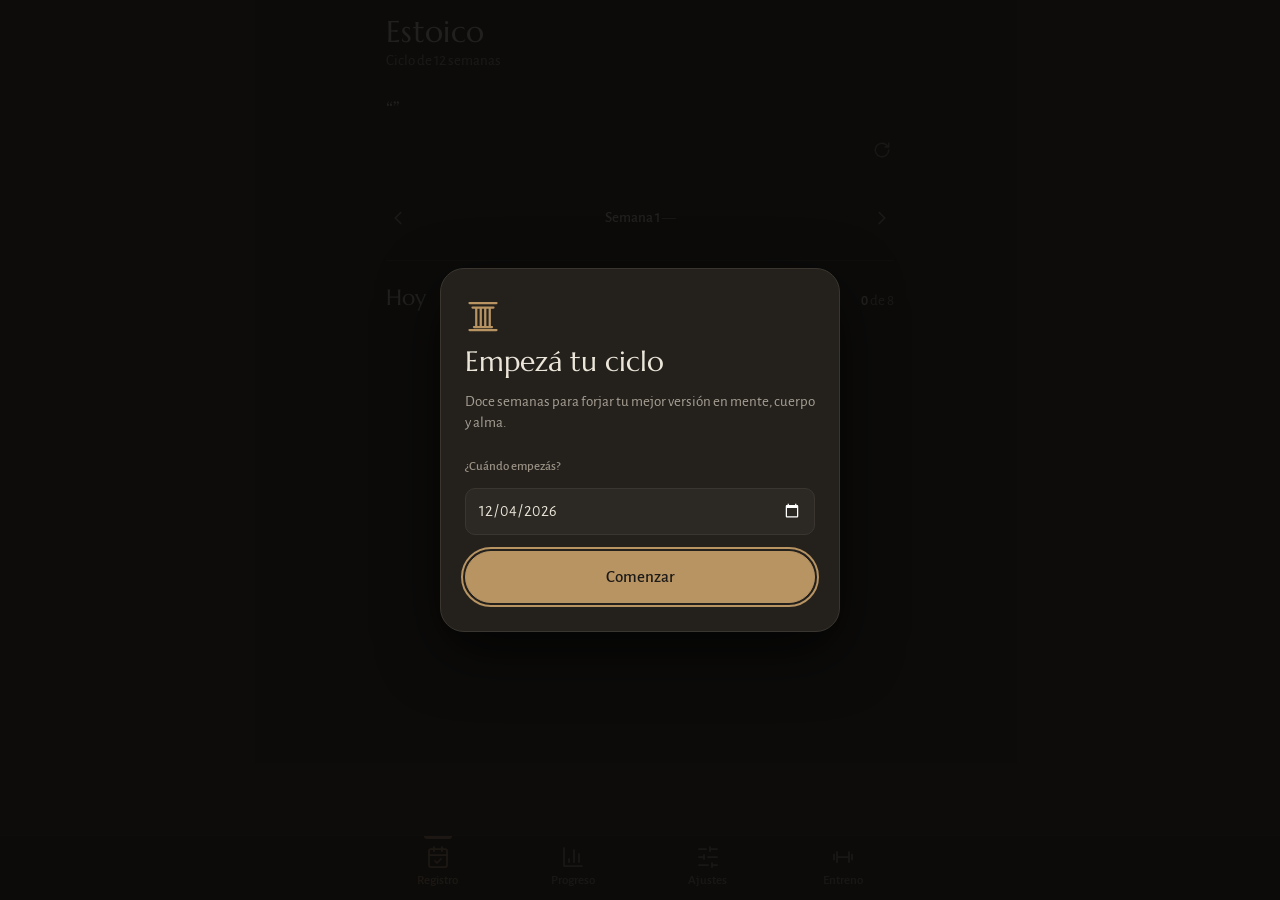
<file: index.html>
<!DOCTYPE html>
<html lang="es-AR">
<head>
<meta charset="UTF-8">
<meta name="viewport" content="width=device-width,initial-scale=1,viewport-fit=cover">
<meta name="theme-color" content="#1C1A17">
<title>Estoico — 12 Semanas</title>

<!-- Favicon e íconos -->
<link rel="icon" href="/favicon.ico" sizes="32x32">
<link rel="icon" type="image/png" sizes="192x192" href="/icon-192.png">
<link rel="apple-touch-icon" href="/apple-touch-icon.png">

<!-- Soporte PWA / instalación en pantalla de inicio -->
<meta name="apple-mobile-web-app-capable" content="yes">
<meta name="apple-mobile-web-app-status-bar-style" content="black-translucent">
<meta name="apple-mobile-web-app-title" content="Estoico">
<meta name="mobile-web-app-capable" content="yes">
<link rel="manifest" href="/manifest.json">

<!-- Pantallas de inicio en iPhone (retrato) -->
<link rel="apple-touch-startup-image" href="/splash/splash-1320x2868.png" media="(device-width: 440px) and (device-height: 956px) and (-webkit-device-pixel-ratio: 3) and (orientation: portrait)">
<link rel="apple-touch-startup-image" href="/splash/splash-1290x2796.png" media="(device-width: 430px) and (device-height: 932px) and (-webkit-device-pixel-ratio: 3) and (orientation: portrait)">
<link rel="apple-touch-startup-image" href="/splash/splash-1206x2622.png" media="(device-width: 402px) and (device-height: 874px) and (-webkit-device-pixel-ratio: 3) and (orientation: portrait)">
<link rel="apple-touch-startup-image" href="/splash/splash-1179x2556.png" media="(device-width: 393px) and (device-height: 852px) and (-webkit-device-pixel-ratio: 3) and (orientation: portrait)">
<link rel="apple-touch-startup-image" href="/splash/splash-1170x2532.png" media="(device-width: 390px) and (device-height: 844px) and (-webkit-device-pixel-ratio: 3) and (orientation: portrait)">
<link rel="apple-touch-startup-image" href="/splash/splash-1284x2778.png" media="(device-width: 428px) and (device-height: 926px) and (-webkit-device-pixel-ratio: 3) and (orientation: portrait)">
<link rel="apple-touch-startup-image" href="/splash/splash-1125x2436.png" media="(device-width: 375px) and (device-height: 812px) and (-webkit-device-pixel-ratio: 3) and (orientation: portrait)">
<link rel="apple-touch-startup-image" href="/splash/splash-828x1792.png" media="(device-width: 414px) and (device-height: 896px) and (-webkit-device-pixel-ratio: 2) and (orientation: portrait)">
<link rel="apple-touch-startup-image" href="/splash/splash-750x1334.png" media="(device-width: 375px) and (device-height: 667px) and (-webkit-device-pixel-ratio: 2) and (orientation: portrait)">

<!-- SEO / al compartir el link -->
<meta name="description" content="Hábitos de mente, cuerpo y alma en ciclos de 12 semanas, con un registro de entrenamiento.">
<link rel="canonical" href="https://flachslanr.github.io/">
<meta property="og:type" content="website">
<meta property="og:site_name" content="Estoico">
<meta property="og:locale" content="es_AR">
<meta property="og:url" content="https://flachslanr.github.io/">
<meta property="og:title" content="Estoico — 12 Semanas">
<meta property="og:description" content="Hábitos de mente, cuerpo y alma en ciclos de 12 semanas, con un registro de entrenamiento.">
<meta property="og:image" content="https://flachslanr.github.io/og.png">
<meta property="og:image:width" content="1200">
<meta property="og:image:height" content="630">
<meta property="og:image:alt" content="Estoico: ciclos de 12 semanas de hábitos de mente, cuerpo y alma.">
<meta name="twitter:card" content="summary_large_image">

<link rel="preconnect" href="https://fonts.googleapis.com">
<link rel="preconnect" href="https://fonts.gstatic.com" crossorigin>
<link href="https://fonts.googleapis.com/css2?family=Alegreya+Sans:ital,wght@0,400;0,500;0,700;1,400&family=Marcellus&display=swap" rel="stylesheet">
<link rel="stylesheet" href="/shared.css">
<link rel="stylesheet" href="/estoico.css">
</head>
<body data-app="estoico">

<header class="top">
<div class="wrap top-row">
<div class="top-txt">
<h1 class="brand">Estoico</h1>
<p class="top-sub" id="h-eyebrow">Ciclo de 12 semanas</p>
</div>
<div id="h-ring"></div>
</div>
</header>

<main class="wrap" id="main">

<!-- REGISTRO -->
<section class="view" id="view-registro" role="tabpanel" aria-labelledby="tab-registro">
<!-- Frase del día: lo primero que se ve -->
<figure class="daily">
<blockquote id="quote-text"></blockquote>
<figcaption><span id="quote-author"></span><button class="iconbtn" id="new-quote" type="button" aria-label="Otra frase"><svg class="icon" aria-hidden="true"><use href="#i-refresh"/></svg></button></figcaption>
</figure>

<!-- Semana: columnata de 7 días -->
<div class="weeknav">
<button class="iconbtn" id="prev-week" type="button" aria-label="Semana anterior"><svg class="icon" aria-hidden="true"><use href="#i-left"/></svg></button>
<p class="weeknav-t" aria-live="polite"><b id="week-num">Semana 1</b> <span id="week-dates">—</span></p>
<button class="iconbtn" id="next-week" type="button" aria-label="Semana siguiente"><svg class="icon" aria-hidden="true"><use href="#i-right"/></svg></button>
</div>
<div class="colonnade" id="day-grid"></div>

<!-- Día elegido -->
<div class="day-head">
<h2 id="day-label">Hoy</h2>
<p class="day-count" id="day-count"><b>0</b> de 8</p>
<span class="streak" id="streak" hidden><svg class="icon" aria-hidden="true"><use href="#i-flame"/></svg><span></span></span>
</div>
<div id="day-notice"></div>
<div id="habit-list"></div>
</section>

<!-- PROGRESO -->
<section class="view" id="view-progreso" role="tabpanel" aria-labelledby="tab-progreso" hidden>
<div class="section-h" style="margin-top:var(--s2)"><h2>El ciclo, día por día</h2><span id="cycle-dates"></span></div>
<div class="heat" id="heat" role="img"></div>
<div class="legend" aria-hidden="true">Menos <span class="c"></span><span class="c" data-v="1"></span><span class="c" data-v="2"></span><span class="c" data-v="3"></span><span class="c" data-v="4"></span> Más</div>

<div class="tiles" id="prog-tiles"></div>

<div class="section-h"><h2>Tu nivel</h2><span id="level-of"></span></div>
<div class="level" id="level-card"></div>

<div class="section-h"><h2>El camino</h2><span>de Zenón a Marco Aurelio</span></div>
<ol class="path" id="path"></ol>
<p class="rules">Cada semana cerrada en 85% o más te hace subir un nivel. Entre 50 y 84% te mantenés, y por debajo del 50% bajás uno.</p>
</section>

<!-- AJUSTES -->
<section class="view" id="view-ajustes" role="tabpanel" aria-labelledby="tab-ajustes" hidden></section>

</main>

<nav class="tabbar" aria-label="Secciones">
<div class="tabbar-inner" role="tablist">
<button class="tab" role="tab" type="button" id="tab-registro" data-view="registro" aria-controls="view-registro" aria-selected="true" tabindex="0"><svg class="icon" aria-hidden="true"><use href="#i-cal"/></svg><span>Registro</span></button>
<button class="tab" role="tab" type="button" id="tab-progreso" data-view="progreso" aria-controls="view-progreso" aria-selected="false" tabindex="-1"><svg class="icon" aria-hidden="true"><use href="#i-chart"/></svg><span>Progreso</span></button>
<button class="tab" role="tab" type="button" id="tab-ajustes" data-view="ajustes" aria-controls="view-ajustes" aria-selected="false" tabindex="-1"><svg class="icon" aria-hidden="true"><use href="#i-sliders"/></svg><span>Ajustes</span></button>
<a class="tab" role="tab" href="/entreno.html" aria-selected="false" tabindex="-1"><svg class="icon" aria-hidden="true"><use href="#i-dumbbell"/></svg><span>Entreno</span></a>
</div>
</nav>

<div class="toast" id="toast" role="status" aria-live="polite"></div>

<!-- Inicio de ciclo -->
<div class="modal" id="init-modal" role="dialog" aria-modal="true" aria-labelledby="init-title" hidden>
<div class="modal-card">
<svg class="icon modal-ico" aria-hidden="true"><use href="#i-column"/></svg>
<h2 id="init-title">Empezá tu ciclo</h2>
<p>Doce semanas para forjar tu mejor versión en mente, cuerpo y alma.</p>
<label class="eyebrow" for="start-date">¿Cuándo empezás?</label>
<input class="field" type="date" id="start-date">
<button class="btn btn-primary btn-lg btn-block" id="start-cycle" type="button">Comenzar</button>
</div>
</div>

<!-- Cierre de semana: aparece una vez, al abrir después de que termina una semana -->
<div class="modal" id="week-modal" role="dialog" aria-modal="true" aria-labelledby="wk-title" aria-describedby="wk-verdict" hidden>
<div class="modal-card week-card">
<div class="wk-medal" id="wk-medal"></div>
<h2 id="wk-title">Semana 1: 0%</h2>
<p class="wk-verdict" id="wk-verdict"></p>
<p class="wk-desc" id="wk-desc"></p>
<figure class="wk-note"><blockquote id="wk-note"></blockquote><figcaption id="wk-src"></figcaption></figure>
<button class="btn btn-primary btn-lg btn-block" id="wk-ok" type="button">Seguir</button>
</div>
</div>

<!-- Fin de ciclo -->
<div class="modal" id="cycle-end-modal" role="dialog" aria-modal="true" aria-labelledby="end-title" hidden>
<div class="modal-card">
<p class="eyebrow" id="end-title">Ciclo completado</p>
<div class="end-result" id="cycle-end-result">Nivel 12</div>
<div class="end-stats" id="cycle-end-stats"></div>
<div class="end-actions">
<button class="btn" id="new-cycle" type="button">Nuevo ciclo</button>
<button class="btn btn-primary" id="view-summary" type="button">Ver resumen</button>
</div>
</div>
</div>

<script src="/shared.js"></script>
<script src="/figura-nivel.js"></script>
<script>
'use strict';
const { ESTOICO_KEY: KEY, HABITS, dateKey, parseDate, addDays, dayDiff, weekNumber, position, computeWeek, cycleProgress, ring, CHECK_SVG, icon, toast, pop, countUp, confetti, tabs, dialog, exportFile } = window.EstoicoShared;
const VERSION = 2;

// Solo estoicos, con la obra y el pasaje de donde sale cada frase.
// Traducciones propias y breves, en voseo cuando la frase le habla al lector.
const STOICS = [
  ["No es que tengamos poco tiempo, sino que perdemos mucho.", "Séneca", "De la brevedad de la vida, 1"],
  ["La vida es larga si sabés usarla.", "Séneca", "De la brevedad de la vida, 2"],
  ["Hay que aprender a vivir durante toda la vida.", "Séneca", "De la brevedad de la vida, 7"],
  ["Mientras la postergamos, la vida pasa.", "Séneca", "Cartas a Lucilio, 1"],
  ["No es pobre el que tiene poco, sino el que desea más.", "Séneca", "Cartas a Lucilio, 2"],
  ["Enseñando, aprendemos.", "Séneca", "Cartas a Lucilio, 7"],
  ["Sufrimos más en la imaginación que en la realidad.", "Séneca", "Cartas a Lucilio, 13"],
  ["Ningún viento es favorable para quien no sabe a qué puerto va.", "Séneca", "Cartas a Lucilio, 71"],
  ["Mientras estemos entre los hombres, cultivemos la humanidad.", "Séneca", "De la ira, III"],
  ["De las cosas, unas dependen de nosotros y otras no.", "Epicteto", "Enquiridión, 1"],
  ["No nos perturban las cosas, sino las opiniones que tenemos sobre ellas.", "Epicteto", "Enquiridión, 5"],
  ["No pretendas que las cosas pasen como querés: querelas como pasan y vas a vivir en paz.", "Epicteto", "Enquiridión, 8"],
  ["¿Hasta cuándo vas a esperar para exigirte lo mejor?", "Epicteto", "Enquiridión, 51"],
  ["Nada grande se hace de golpe, ni siquiera un racimo de uvas o un higo.", "Epicteto", "Disertaciones, I 15"],
  ["Primero decite quién querés ser; después hacé lo que tenés que hacer.", "Epicteto", "Disertaciones, III 23"],
  ["Al amanecer, cuando te cueste levantarte, pensá: me levanto para hacer el trabajo de un ser humano.", "Marco Aurelio", "Meditaciones, V 1"],
  ["El alma se tiñe del color de sus pensamientos.", "Marco Aurelio", "Meditaciones, V 16"],
  ["Lo que se interpone en el camino se convierte en el camino.", "Marco Aurelio", "Meditaciones, V 20"],
  ["La mejor venganza es no parecerte al que te hizo daño.", "Marco Aurelio", "Meditaciones, VI 6"],
  ["Se necesita muy poco para vivir feliz.", "Marco Aurelio", "Meditaciones, VII 67"],
  ["Basta de discutir cómo tiene que ser un hombre bueno. Selo.", "Marco Aurelio", "Meditaciones, X 16"],
  ["Para la virtud, la práctica vale más que la teoría.", "Musonio Rufo", "Disertaciones, 5"],
  ["Si hacés algo bueno con esfuerzo, el esfuerzo pasa y el bien queda.", "Musonio Rufo", "Fragmento 51"]
];

const CATEGORIES = [
  {id:'mente', label:'Mente', color:'var(--mente)'},
  {id:'cuerpo', label:'Cuerpo', color:'var(--cuerpo)'},
  {id:'alma', label:'Alma', color:'var(--alma)'}
];

// Doce estoicos en orden cronológico, de Zenón a Marco Aurelio
const LEVELS = [
  {num:1, name:'Zenón de Citio', desc:'Fundó la escuela en la Stoa Pintada de Atenas. Todo empieza acá.'},
  {num:2, name:'Cleantes', desc:'Acarreaba agua de noche para poder estudiar de día.'},
  {num:3, name:'Crisipo', desc:'Le dio a la escuela su sistema. Sin él no habría Stoa.'},
  {num:4, name:'Diógenes de Babilonia', desc:'Llevó la filosofía a Roma como embajador de Atenas.'},
  {num:5, name:'Panecio de Rodas', desc:'Bajó el estoicismo a la vida práctica de los romanos.'},
  {num:6, name:'Posidonio', desc:'Estudió de todo: mareas, historia, geografía y el alma.'},
  {num:7, name:'Catón el Joven', desc:'Íntegro hasta el final, aunque le costara todo.'},
  {num:8, name:'Séneca', desc:'Escribió cartas sobre cómo vivir que todavía se leen.'},
  {num:9, name:'Musonio Rufo', desc:'Enseñó que la filosofía se entrena como el cuerpo.'},
  {num:10, name:'Epicteto', desc:'Nació esclavo y enseñó qué depende de nosotros.'},
  {num:11, name:'Junio Rústico', desc:'Le acercó a Marco Aurelio las enseñanzas de Epicteto.'},
  {num:12, name:'Marco Aurelio', desc:'Emperador que se escribía a sí mismo para ser mejor.'}
];

// Una nota por nivel para el cierre de semana: una cita del estoico si se
// conserva una verificada; si no, una anécdota con su fuente antigua.
const LEVEL_NOTES = [
  ['"El bienestar se alcanza de a poco, y sin embargo no es poca cosa."', 'Zenón, según Diógenes Laercio, Vidas VII 26'],
  ['"Guiame, Zeus, y vos, Destino, adonde me hayan asignado: los voy a seguir sin dudar."', 'Cleantes, citado en Epicteto, Enquiridión 53'],
  ['En Atenas se decía que, si no hubiera existido Crisipo, no existiría la Stoa.', 'Diógenes Laercio, Vidas VII 183'],
  ['En el 155 a. C. llegó a Roma como embajador de Atenas y sus clases llenaron la ciudad de jóvenes.', 'Plutarco, Vida de Catón el Viejo 22'],
  ['Cicerón escribió Sobre los deberes siguiendo su obra: el libro de ética práctica más leído en Roma.', 'Cicerón, Sobre los deberes I y II'],
  ['Enfermo de gota, le dio igual una clase a Pompeyo y dijo: "Dolor, no vas a lograr que admita que sos un mal."', 'Cicerón, Disputas tusculanas II 61'],
  ['Se entrenaba para soportar el calor y la nieve con la cabeza descubierta, y viajaba a pie en cualquier estación.', 'Plutarco, Vida de Catón el Joven 5'],
  ['"Sufrimos más en la imaginación que en la realidad."', 'Séneca, Cartas a Lucilio 13'],
  ['"Si hacés algo bueno con esfuerzo, el esfuerzo pasa y el bien queda."', 'Musonio Rufo, Fragmento 51'],
  ['"No nos perturban las cosas, sino las opiniones que tenemos sobre ellas."', 'Epicteto, Enquiridión 5'],
  ['"De Rústico aprendí que mi carácter necesitaba corrección y entrenamiento, y por él conocí a Epicteto."', 'Marco Aurelio, Meditaciones I 7'],
  ['"Basta de discutir cómo tiene que ser un hombre bueno. Selo."', 'Marco Aurelio, Meditaciones X 16']
];

const $ = s => document.querySelector(s);
const $$ = s => [...document.querySelectorAll(s)];

// ---------- Estado y guardado ----------
function defaultState() {
  return {
    schemaVersion: VERSION,
    cycleStart: null,
    currentLevel: 1,
    weeklyData: {},
    currentView: 'registro'
  };
}

function load() {
  try {
    let raw = localStorage.getItem(KEY);
    return raw ? { ...defaultState(), ...JSON.parse(raw) } : defaultState();
  } catch(e) {
    console.warn(e);
    // No pisamos datos que no se pudieron leer: se guarda una copia aparte.
    try { localStorage.setItem(KEY + '.bak-' + Date.now(), localStorage.getItem(KEY)); } catch(_) {}
    return defaultState();
  }
}

let state = load();
delete state.displayWeek; // ya no se guarda: siempre se abre en la semana actual

function save() {
  try {
    localStorage.setItem(KEY, JSON.stringify(state));
    return true;
  } catch(e) {
    console.warn(e);
    toast('No se pudo guardar. Liberá espacio en el teléfono.', 3200, null);
    return false;
  }
}

// ---------- Semanas ----------
// Semana real del ciclo, sin limitar (puede ser < 1 o > 12)
function getRawWeek() {
  return state.cycleStart ? weekNumber(state.cycleStart) : null;
}
// Semana actual limitada a 1..12
function getCurrentWeek() {
  let w = getRawWeek();
  return w === null ? null : Math.max(1, Math.min(12, w));
}

function getWeekDates(weekNum) {
  if (!state.cycleStart) return null;
  let weekStart = addDays(parseDate(state.cycleStart), (weekNum - 1) * 7);
  let days = [];
  for (let i = 0; i < 7; i++) days.push(dateKey(addDays(weekStart, i)));
  return days;
}

// Semana que se está mirando en Registro (solo en memoria)
let displayWeek = null;
let selectedDate = null;
let streakShown = false; // evita animar la racha en la primera carga
function getDisplayWeek() {
  if (displayWeek === null) displayWeek = getCurrentWeek() || 1;
  return displayWeek;
}
function setDisplayWeek(w) {
  displayWeek = Math.max(1, Math.min(12, w));
}

// Lee una semana sin modificar el estado; con create=true la crea para escribir
function getWeekData(weekNum, create = false) {
  let key = 'week_' + weekNum;
  let wd = state.weeklyData[key];
  if (!wd) {
    wd = { habits: {}, completion: 0 };
    if (create) state.weeklyData[key] = wd;
  }
  if (!wd.habits) wd.habits = {};
  if (create) HABITS.forEach(h => { if (!wd.habits[h.id]) wd.habits[h.id] = []; });
  return wd;
}

function isCompleted(habitId, dateStr) {
  if (!state.cycleStart) return false;
  let pos = position(state.cycleStart, dateStr);
  if (!pos) return false;
  let days = getWeekData(pos.week).habits[habitId];
  return !!days && days.includes(pos.dow);
}

// ---------- Nivel ----------
// El nivel se deriva de las semanas cerradas, en escalones con margen:
// sube con 85 % o más, se mantiene entre 50 y 84 % y baja con menos de 50 %.
// La semana en curso no cuenta.
const SUBE = 85, BAJA = 50;
function levelAfter(lvl, completion) {
  if (completion >= SUBE) return Math.min(12, lvl + 1);
  if (completion < BAJA) return Math.max(1, lvl - 1);
  return lvl;
}
function levelFromHistory(upTo) {
  let raw = getRawWeek();
  if (raw === null) return 1;
  let closed = Math.min(12, upTo ?? raw - 1);
  let lvl = 1;
  for (let w = 1; w <= closed; w++) lvl = levelAfter(lvl, computeWeek(getWeekData(w).habits).completion);
  return lvl;
}

function settleLevel() {
  let lvl = levelFromHistory();
  if (lvl !== state.currentLevel) {
    state.currentLevel = lvl;
    save();
  }
}

// ---------- Registro de hábitos ----------
function canEditDate(dateStr) {
  let today = dateKey();
  let yesterday = dateKey(addDays(new Date(), -1));
  return dateStr === today || dateStr === yesterday;
}

function toggleHabit(habitId, dateStr) {
  if (!state.cycleStart) return;
  if (!canEditDate(dateStr)) {
    toast('Solo podés editar hoy y ayer.', 2400, null);
    return;
  }
  let pos = position(state.cycleStart, dateStr);
  if (!pos) return;

  let weekData = getWeekData(pos.week, true);
  let before = computeWeek(weekData.habits).completion;
  let days = weekData.habits[habitId];
  let idx = days.indexOf(pos.dow);
  let nowDone = idx < 0;
  if (idx >= 0) days.splice(idx, 1);
  else days.push(pos.dow);

  recalculateWeek(pos.week);
  settleLevel();
  save();
  renderDayGrid();
  renderDayDetail(dateStr);
  renderHeader();
  // Mantener el foco en el mismo check después de redibujar
  let btn = document.querySelector(`.check[data-habit="${habitId}"]`);
  if (btn) btn.focus({ preventScroll: true });
  if (nowDone) {
    pop(btn);
    pop($('#day-count b'), 'bump');
  }
  // Semana al 100%: el único momento de Estoico con confetti
  if (nowDone && before < 100 && weekData.completion >= 100) {
    confetti();
    toast(`Semana ${pos.week} al 100%. Bien ahí.`, 3200, 'flame');
  }
}

function recalculateWeek(weekNum) {
  let weekData = getWeekData(weekNum, true);
  let r = computeWeek(weekData.habits);
  weekData.completion = r.completion;
}

// Fracción de hábitos cumplidos en un día (0 a 1)
function dayRatio(dateStr) {
  return HABITS.filter(h => isCompleted(h.id, dateStr)).length / HABITS.length;
}

// Días seguidos con al menos la mitad de los hábitos. Si hoy todavía no
// llegó a la mitad, la racha se cuenta desde ayer (no se corta a la mañana).
function streak() {
  let d = new Date();
  if (dayRatio(dateKey(d)) < 0.5) d = addDays(d, -1);
  let n = 0;
  while (position(state.cycleStart, dateKey(d)) && dayRatio(dateKey(d)) >= 0.5) {
    n++;
    d = addDays(d, -1);
  }
  return n;
}

const shortDate = (d, o = { day: 'numeric', month: 'short' }) => (typeof d === 'string' ? parseDate(d) : d).toLocaleDateString('es-AR', o);
const narrowDay = d => shortDate(d, { weekday: 'narrow' }).toUpperCase();

// ---------- Render ----------
function renderHeader() {
  if (!state.cycleStart) return;
  let raw = getRawWeek(), label;
  if (raw < 1) label = 'Empieza el ' + shortDate(state.cycleStart);
  else if (raw > 12) label = 'Ciclo completado';
  else label = `Semana ${raw} de 12`;
  $('#h-eyebrow').textContent = raw >= 1 && raw <= 12 ? `${label}, nivel ${LEVELS[state.currentLevel - 1].name}` : label;
  let p = cycleProgress(state.cycleStart), pct = Math.round(p * 100);
  $('#h-ring').innerHTML = ring(p, pct + '%', `Ciclo recorrido al ${pct}%`);
}

function switchView(v) {
  if (!['registro', 'progreso', 'ajustes'].includes(v)) v = 'registro';
  let changed = state.currentView !== v;
  state.currentView = v;
  save();
  $$('.view').forEach(x => { x.hidden = x.id !== 'view-' + v; });
  selectTab(v);
  if (changed) scrollTo({ top: 0 });

  if (v === 'registro') renderRegistro();
  if (v === 'progreso') renderProgreso();
  if (v === 'ajustes') renderAjustes();
}

function renderRegistro() {
  if (!state.cycleStart) return;

  let week = getDisplayWeek();
  let weekDates = getWeekDates(week);
  let today = dateKey();

  $('#prev-week').disabled = week <= 1;
  $('#next-week').disabled = week >= 12;
  $('#week-num').textContent = week === getRawWeek() ? 'Esta semana' : `Semana ${week}`;
  $('#week-dates').textContent = `${shortDate(weekDates[0])} – ${shortDate(weekDates[6])}`;

  // Día seleccionado: hoy si está en esta semana; si no, el primero
  if (!selectedDate || !weekDates.includes(selectedDate)) {
    selectedDate = weekDates.includes(today) ? today : weekDates[0];
  }

  if (quoteIdx === null) dailyQuote();
  renderDayGrid();
  renderDayDetail(selectedDate);
}

// Columna dórica de un día: basa, fuste con estrías y capitel. El fuste se
// llena de bronce desde abajo según el % de hábitos; al 100 % se llena entera.
const COLUMN_SVG = `<svg class="col" viewBox="0 0 32 64" aria-hidden="true">
  <rect class="stone cap" x="2" y="2" width="28" height="4" rx="1"/><path class="stone cap" d="M6 6h20l-3 4H9z"/>
  <rect class="stone" x="9" y="10" width="14" height="44"/><rect class="fill" x="9" y="10" width="14" height="44"/>
  <path class="flutes" d="M12.5 12v40M16 12v40M19.5 12v40"/>
  <rect class="stone base" x="6" y="54" width="20" height="4"/><rect class="stone base" x="2" y="58" width="28" height="4" rx="1"/>
</svg>`;

function renderDayGrid() {
  let weekDates = getWeekDates(getDisplayWeek());
  let today = dateKey();
  let grid = $('#day-grid');
  // Llenado anterior de cada columna, para que suba desde ahí en lugar de saltar
  let prev = {};
  grid.querySelectorAll('.day').forEach(b => { prev[b.dataset.date] = b.dataset.p; });
  let pcts = {};
  grid.innerHTML = weekDates.map(d => {
    let date = parseDate(d);
    let pct = pcts[d] = Math.round(dayRatio(d) * 100);
    let from = prev[d] ?? pct;
    let cls = ['day', d === today ? 'today' : '', dayDiff(today, d) > 0 ? 'future' : '', pct >= 100 ? 'full' : ''].join(' ');
    return `<button class="${cls}" type="button" data-date="${d}" data-p="${pct}" style="--p:${from / 100}" aria-pressed="${d === selectedDate}" aria-label="${shortDate(date, { weekday: 'long', day: 'numeric' })}${d === today ? ', hoy' : ''}, ${pct}%">
      ${COLUMN_SVG}
      <span class="l" aria-hidden="true">${narrowDay(date)}</span>
      <span class="n" aria-hidden="true">${date.getDate()}</span>
    </button>`;
  }).join('');
  void grid.offsetWidth;
  grid.querySelectorAll('.day').forEach(b => { b.style.setProperty('--p', pcts[b.dataset.date] / 100); });
}

function renderDayDetail(dateStr) {
  if (!state.cycleStart) return;

  let today = dateKey();
  let yesterday = dateKey(addDays(new Date(), -1));
  let editable = canEditDate(dateStr);
  let wd = shortDate(dateStr, { weekday: 'long', day: 'numeric' });

  $('#day-label').textContent = dateStr === today ? 'Hoy, ' + wd
    : dateStr === yesterday ? 'Ayer, ' + wd
    : shortDate(dateStr, { weekday: 'long', day: 'numeric', month: 'long' });
  let completed = HABITS.filter(h => isCompleted(h.id, dateStr)).length;
  $('#day-count').innerHTML = `<b>${completed}</b> de ${HABITS.length}`;
  $('#day-count').setAttribute('aria-label', `${completed} de ${HABITS.length} hábitos`);

  // Racha: el número cuenta hasta el valor nuevo y la píldora rebota si crece
  let n = streak(), pill = $('#streak'), was = pill.hidden ? 0 : Number(pill.dataset.n || 0);
  pill.hidden = n < 2;
  pill.dataset.n = n;
  if (n >= 2) {
    countUp($('#streak span'), n, v => `${v} días seguidos`);
    if (was && n > was) pop(pill, 'bump');
    else if (!was && streakShown) pop(pill, 'bump');
  }
  streakShown = true;

  let notice = '';
  if (dateStr === yesterday) notice = 'Estás editando ayer. Podés cambiar el registro de hoy y de ayer.';
  else if (!editable) notice = dayDiff(today, dateStr) > 0
    ? 'Día futuro. Vas a poder registrarlo cuando llegue.'
    : 'Día pasado. Solo se pueden editar hoy y ayer.';
  $('#day-notice').innerHTML = notice ? `<p class="notice">${notice}</p>` : '';

  let pos = position(state.cycleStart, dateStr);
  let weekHabits = pos ? getWeekData(pos.week).habits : {};
  let when = pos && pos.week === getRawWeek() ? 'esta semana' : 'en la semana';

  $('#habit-list').innerHTML = CATEGORIES.map(cat => {
    let catHabits = HABITS.filter(h => h.category === cat.id);
    let doneCount = catHabits.filter(h => isCompleted(h.id, dateStr)).length;
    return `<div class="cat" style="--c:${cat.color}">
      <div class="cat-h"><h3>${cat.label}</h3><small>${doneCount} de ${catHabits.length}</small></div>` +
      catHabits.map(h => {
        let done = isCompleted(h.id, dateStr);
        let count = (weekHabits[h.id] || []).length;
        let dots = Array.from({ length: h.weeklyTarget }, (_, i) => `<i class="${i < count ? 'on' : ''}"></i>`).join('');
        return `<div class="habit">
          <span class="h-ico">${icon(h.icon)}</span>
          <div class="h-txt">
            <div class="h-name">${h.name}</div>
            <div class="h-meta"><span class="dots" aria-hidden="true">${dots}</span><span class="${count >= h.weeklyTarget ? 'met' : ''}">${count} de ${h.weeklyTarget} ${when}</span></div>
          </div>
          <button class="check" type="button" data-habit="${h.id}" data-date="${dateStr}" aria-pressed="${done}" aria-label="${h.name}" ${editable ? '' : 'disabled'}>${CHECK_SVG}</button>
        </div>`;
      }).join('') + '</div>';
  }).join('');
}

const ROMAN = ['I', 'II', 'III', 'IV', 'V', 'VI', 'VII', 'VIII', 'IX', 'X', 'XI', 'XII'];
const MEDAL_C = 213.6; // circunferencia del anillo (r = 34)

// Medalla de nivel: anillo con el avance hacia el 12, la figura y el número romano
function medalHTML(lvl) {
  let off = (MEDAL_C * (1 - lvl / 12)).toFixed(1);
  return `<div class="medal" role="img" aria-label="Nivel ${lvl} de 12, ${LEVELS[lvl - 1].name}">
    <svg class="mr" viewBox="0 0 76 76" aria-hidden="true"><circle class="bgc" cx="38" cy="38" r="34"/><circle class="fg" cx="38" cy="38" r="34" stroke-dasharray="${MEDAL_C}" stroke-dashoffset="${off}" transform="rotate(-90 38 38)"/></svg>
    ${figuraNivel(lvl)}<b aria-hidden="true">${ROMAN[lvl - 1]}</b>
  </div>`;
}

// ---------- Cierre de semana ----------
// La primera vez que abrís la app después de que termina una semana, se
// muestra el resultado y el cambio de nivel (sube, se mantiene o baja).
function maybeShowWeekClose() {
  let raw = getRawWeek();
  if (raw === null || raw < 2 || raw > 12) return; // al terminar el ciclo se encarga el fin de ciclo
  let closed = raw - 1;
  if ((state.lastWeekShown || 0) >= closed) return;
  let pct = computeWeek(getWeekData(closed).habits).completion;
  let before = state.lastLevelShown ?? levelFromHistory(closed - 1);
  let after = state.currentLevel;
  let L = LEVELS[after - 1];
  state.lastWeekShown = closed;
  state.lastLevelShown = after;
  save();

  $('#wk-title').textContent = `Semana ${closed}: ${pct}%`;
  $('#wk-verdict').textContent = after > before ? `Subís a ${L.name}.`
    : after < before ? `Bajás a ${L.name}. La semana que viene se recupera.`
    : `Te mantenés en ${L.name}.` + (pct >= 50 && after < 12 ? ` Con 85% o más subís.` : '');
  $('#wk-desc').textContent = L.desc;
  let [note, src] = LEVEL_NOTES[after - 1];
  $('#wk-note').textContent = note;
  $('#wk-src').textContent = src;

  // La medalla arranca en el nivel anterior y pasa al nuevo (si cambió)
  let medal = $('#wk-medal');
  medal.innerHTML = medalHTML(before);
  medal.className = 'wk-medal' + (after > before ? ' up' : after < before ? ' down' : '');
  $('#week-modal').hidden = false;
  let close = dialog($('#week-modal'), $('#wk-ok'));
  if (after !== before) {
    setTimeout(() => {
      medal.innerHTML = medalHTML(after);
      pop(medal.querySelector('.medal'), 'swap');
    }, matchMedia('(prefers-reduced-motion: reduce)').matches ? 0 : 700);
  }
  let done = () => { $('#week-modal').hidden = true; close(); };
  $('#wk-ok').onclick = done;
  $('#week-modal').onkeydown = e => { if (e.key === 'Escape') done(); };
}

function renderProgreso() {
  if (!state.cycleStart) return;

  let start = parseDate(state.cycleStart);
  $('#cycle-dates').textContent = `${shortDate(start)} – ${shortDate(addDays(start, 83))}`;

  let raw = getRawWeek(), cur = getCurrentWeek(), today = dateKey();
  let weeks = [];
  for (let w = 1; w <= 12; w++) weeks.push(computeWeek(getWeekData(w).habits));
  let closedWeeks = weeks.slice(0, Math.max(0, Math.min(12, raw - 1)));
  let up = closedWeeks.filter(r => r.completion >= SUBE).length;
  let avg = closedWeeks.length ? Math.round(closedWeeks.reduce((a, r) => a + r.completion, 0) / closedWeeks.length) : null;
  let full = weeks.filter(r => r.completion >= 100).length;
  let c = weeks[cur - 1].completion;
  // La semana en curso no se compara con la anterior (todavía no terminó)
  let pos = position(state.cycleStart, today);
  let weekTxt = raw < 1 ? 'todavía no empezó' : raw > 12 ? 'última semana' : `en curso, día ${pos.dow + 1} de 7`;
  $('#prog-tiles').innerHTML = `
    <div class="tile"><p class="eyebrow">Semana</p><b>${raw < 1 ? '–' : c + '%'}</b><small>${weekTxt}</small></div>
    <div class="tile"><p class="eyebrow">Sobre 85%</p><b>${up}</b><small>${up === 1 ? 'semana cerrada' : 'semanas cerradas'}</small></div>
    <div class="tile"><p class="eyebrow">Promedio</p><b>${avg === null ? '–' : avg + '%'}</b><small>${avg === null ? 'sin semanas cerradas' : 'de las semanas cerradas'}</small></div>`;

  // Heatmap de 12 semanas × 7 días, con el % de cada semana a la derecha
  let firstFuture = raw < 1 ? 1 : raw + 1;
  let h = '<span></span>' + getWeekDates(1).map(d => `<span class="wl dl">${narrowDay(d)}</span>`).join('') + '<span></span>';
  for (let w = 1; w <= 12; w++) {
    let fut = w >= firstFuture;
    if (fut && w === firstFuture) h += `<span class="heat-sep">${w === 12 ? 'Semana 12' : `Semanas ${w}–12`}</span>`;
    h += `<span class="wl">${fut ? '' : w}</span>`;
    getWeekDates(w).forEach(d => {
      let r = dayRatio(d);
      let v = r === 0 ? 0 : r <= 0.25 ? 1 : r <= 0.5 ? 2 : r <= 0.75 ? 3 : 4;
      h += `<span class="c${d === today ? ' now' : ''}${fut ? ' fut' : ''}" data-v="${v}" title="${shortDate(d, { weekday: 'short', day: 'numeric', month: 'short' })}: ${Math.round(r * 100)}%"></span>`;
    });
    let pc = weeks[w - 1].completion;
    h += `<span class="pc${pc >= 100 ? ' ok' : w < raw && pc < 50 ? ' low' : ''}">${fut ? '' : pc + '%'}</span>`;
  }
  $('#heat').innerHTML = h;
  $('#heat').setAttribute('aria-label', `Cumplimiento diario del ciclo. ${full} ${full === 1 ? 'semana' : 'semanas'} al 100%.` + (raw >= 1 && raw <= 12 ? ` Semana actual: ${c}%.` : ''));

  // Nivel
  let lvl = state.currentLevel, L = LEVELS[lvl - 1], next = LEVELS[lvl];
  let hint = raw > 12 ? 'Ciclo terminado. Este es tu nivel final.'
    : raw < 1 ? 'El nivel empieza a moverse cuando cierres la primera semana.'
    : !next ? 'Nivel máximo. Cerrá cada semana sobre el 50% para sostenerlo.'
    : `Cerrá esta semana en 85% o más para subir a ${next.name}.`;
  $('#level-of').textContent = `${lvl} de 12`;
  $('#level-card').innerHTML = `
    ${medalHTML(lvl)}
    <div class="level-txt">
      <div class="level-name">${L.name}</div>
      <div class="level-desc">${L.desc}</div>
      ${raw >= 1 && raw <= 12 ? `<div class="level-week"><span>Semana en curso</span><span>${c}%</span></div>
      <div class="progress" role="progressbar" aria-label="Semana en curso, la meta para subir es 85%" aria-valuemin="0" aria-valuemax="100" aria-valuenow="${c}"><i style="width:${Math.min(100, c)}%"></i><span class="mark" style="left:${SUBE}%" aria-hidden="true"></span></div>` : ''}
      <p class="level-hint">${hint}</p>
    </div>`;

  // El camino: los 12 estoicos, con los ya alcanzados y el actual marcados
  $('#path').innerHTML = LEVELS.map(l => {
    let st = l.num < lvl ? 'done' : l.num === lvl ? 'cur' : '';
    return `<li class="${st}"${st === 'cur' ? ' aria-current="step"' : ''}><span class="pn" aria-hidden="true">${ROMAN[l.num - 1]}</span><span><b>${l.name}</b><small>${l.desc}</small></span></li>`;
  }).join('');

  renderHeader();
}

let quoteIdx = null;
function showQuote(i) {
  quoteIdx = i;
  let [text, author, source] = STOICS[i];
  $('#quote-text').textContent = text;
  $('#quote-author').textContent = source ? `${author}, ${source}` : author;
}

function dailyQuote() {
  if (quoteIdx === null) showQuote(dateKey().split('').reduce((a, c) => a + c.charCodeAt(0), 0) % STOICS.length);
}

// ---------- Inicio y fin de ciclo ----------
function showInitModal() {
  $('#start-date').value = dateKey();
  if (!$('#init-modal').hidden) return;
  $('#init-modal').hidden = false;
  let close = dialog($('#init-modal'), $('#start-cycle'));

  $('#start-cycle').onclick = () => {
    let dateStr = $('#start-date').value;
    if (!dateStr) {
      toast('Elegí una fecha.', 2400, null);
      return;
    }
    state.cycleStart = dateStr;
    state.currentLevel = 1;
    state.weeklyData = {};
    state.cycleEndShown = false;
    state.lastWeekShown = 0;
    state.lastLevelShown = 1;
    displayWeek = null;
    selectedDate = null;
    save();
    $('#init-modal').hidden = true;
    close(false);
    render();
  };
}

function cycleTotals() {
  let ws = [];
  for (let w = 1; w <= 12; w++) ws.push(computeWeek(getWeekData(w).habits).completion);
  return { avg: Math.round(ws.reduce((a, c) => a + c, 0) / 12), up: ws.filter(c => c >= SUBE).length, final: ws[11] };
}

// Guarda el ciclo actual en el historial y deja el registro en cero.
// Devuelve false si el usuario cancela la confirmación.
function startNewCycle() {
  if (!confirm('¿Empezar un ciclo nuevo? El ciclo actual se guarda en el historial y el registro vuelve a cero.')) return false;
  let archive = (state.archive || []).concat([{
    cycleStart: state.cycleStart,
    endedAt: dateKey(),
    level: state.currentLevel,
    average: cycleTotals().avg,
    weeklyData: state.weeklyData
  }]);
  state = defaultState();
  state.archive = archive;
  displayWeek = null;
  selectedDate = null;
  save();
  return true;
}

// ---------- Ajustes ----------
function renderAjustes() {
  if (!state.cycleStart) return;
  let start = parseDate(state.cycleStart), raw = getRawWeek();
  let cycles = (state.archive || []).length;
  $('#view-ajustes').innerHTML = `
    <div class="section-h" style="margin-top:0"><h2>Ciclo</h2></div>
    <div class="settings">
      <div class="set-row"><div><b>Empezó el ${shortDate(start, { day: 'numeric', month: 'long' })}</b>
        <span>${raw > 12 ? 'Terminó' : 'Termina'} el ${shortDate(addDays(start, 83), { day: 'numeric', month: 'long' })}</span></div></div>
      <div class="set-row"><div><b>Empezar un ciclo nuevo</b><span>El actual se guarda en el historial${cycles ? ` (ya hay ${cycles})` : ''}.</span></div>
        <button class="btn btn-danger" id="new-cycle-btn" type="button">Empezar</button></div>
    </div>
    <div class="section-h"><h2>Copia de respaldo</h2></div>
    <div class="settings">
      <p class="dim">Tus registros viven solo en este teléfono. Exportá una copia cada tanto y guardala en Archivos o mandátela por mail.</p>
      <div class="btn-row"><button class="btn btn-primary" id="exp" type="button">Exportar copia</button><button class="btn" id="imp-btn" type="button">Importar copia</button></div>
      <input type="file" id="imp-file" accept=".json,application/json,text/plain" hidden>
    </div>
    <p class="version">Estoico, ciclo de 12 semanas con ${HABITS.length} hábitos</p>`;
}
$('#view-ajustes').addEventListener('click', async e => {
  let id = e.target.closest('button')?.id;
  if (id === 'new-cycle-btn' && startNewCycle()) showInitModal();
  if (id === 'imp-btn') $('#imp-file').click();
  if (id === 'exp') {
    let txt = JSON.stringify({ app: 'estoico', exportado: new Date().toISOString(), datos: state }, null, 2);
    try {
      if (await exportFile(txt, `estoico-${dateKey()}.json`, 'Copia de Estoico') === 'descargado') toast('Copia descargada');
    } catch (err) { toast('No se pudo exportar la copia en este teléfono.', 3200, null); }
  }
});
$('#view-ajustes').addEventListener('change', async e => {
  if (e.target.id !== 'imp-file' || !e.target.files[0]) return;
  try {
    let j = JSON.parse(await e.target.files[0].text());
    let d = j && j.app === 'estoico' ? j.datos : null;
    if (!d || typeof d.weeklyData !== 'object') throw new Error();
    if (confirm(`La copia es de un ciclo que empezó el ${d.cycleStart ? shortDate(d.cycleStart, { day: 'numeric', month: 'long' }) : '(sin fecha)'}. Va a reemplazar lo que tenés ahora en este teléfono. ¿Seguir?`)) {
      try { localStorage.setItem(KEY + '.bak-' + Date.now(), JSON.stringify(state)); } catch (_) {}
      state = { ...defaultState(), ...d };
      displayWeek = null;
      selectedDate = null;
      save();
      toast('Copia importada');
      render();
    }
  } catch (err) { toast('El archivo no es una copia de Estoico.', 3200, null); }
  e.target.value = '';
});

function showCycleEnd() {
  let levelData = LEVELS[state.currentLevel - 1];
  let t = cycleTotals();
  $('#cycle-end-result').textContent = 'Alcanzaste: ' + levelData.name;
  $('#cycle-end-stats').innerHTML = `
    <div>Completaste <strong>${t.final}%</strong> de la semana final.</div>
    <div>Promedio del ciclo: <strong>${t.avg}%</strong>, con <strong>${t.up}</strong> ${t.up === 1 ? "semana" : "semanas"} sobre 85%.</div>
    <div>Nivel alcanzado: <strong>${state.currentLevel} de 12</strong></div>
  `;

  $('#cycle-end-modal').hidden = false;
  let close = dialog($('#cycle-end-modal'), $('#view-summary'));
  state.cycleEndShown = true;
  save();

  // Escape equivale a "Ver resumen"
  $('#cycle-end-modal').onkeydown = e => { if (e.key === 'Escape') $('#view-summary').click(); };

  $('#new-cycle').onclick = () => {
    if (!startNewCycle()) return;
    $('#cycle-end-modal').hidden = true;
    close(false);
    showInitModal();
  };

  $('#view-summary').onclick = () => {
    $('#cycle-end-modal').hidden = true;
    close(false);
    switchView('progreso');
    $('#tab-progreso').focus({ preventScroll: true });
  };
}

function render() {
  if (!state.cycleStart) {
    showInitModal();
    return;
  }
  $('#init-modal').hidden = true;
  settleLevel();
  renderHeader();
  switchView(state.currentView);
  if (getRawWeek() > 12 && !state.cycleEndShown) showCycleEnd();
  else maybeShowWeekClose();
}

// Navegación y eventos (se conectan una sola vez)
const selectTab = tabs(switchView);
$('#prev-week').onclick = () => { setDisplayWeek(getDisplayWeek() - 1); selectedDate = null; renderRegistro(); };
$('#next-week').onclick = () => { setDisplayWeek(getDisplayWeek() + 1); selectedDate = null; renderRegistro(); };
$('#day-grid').addEventListener('click', e => {
  let b = e.target.closest('[data-date]');
  if (!b) return;
  selectedDate = b.dataset.date;
  renderDayGrid();
  renderDayDetail(selectedDate);
});
$('#habit-list').addEventListener('click', e => {
  let b = e.target.closest('[data-habit]');
  if (b && !b.disabled) toggleHabit(b.dataset.habit, b.dataset.date);
});
$('#new-quote').onclick = () => {
  let i;
  do { i = Math.floor(Math.random() * STOICS.length); } while (STOICS.length > 1 && i === quoteIdx);
  showQuote(i);
};

// Si la app queda abierta y cambia el día, refrescar al volver
let lastDay = dateKey();
document.addEventListener('visibilitychange', () => {
  if (document.hidden || !state.cycleStart || dateKey() === lastDay) return;
  lastDay = dateKey();
  displayWeek = null;
  selectedDate = null;
  render();
});

render();
</script>


</body>
</html>
</file>
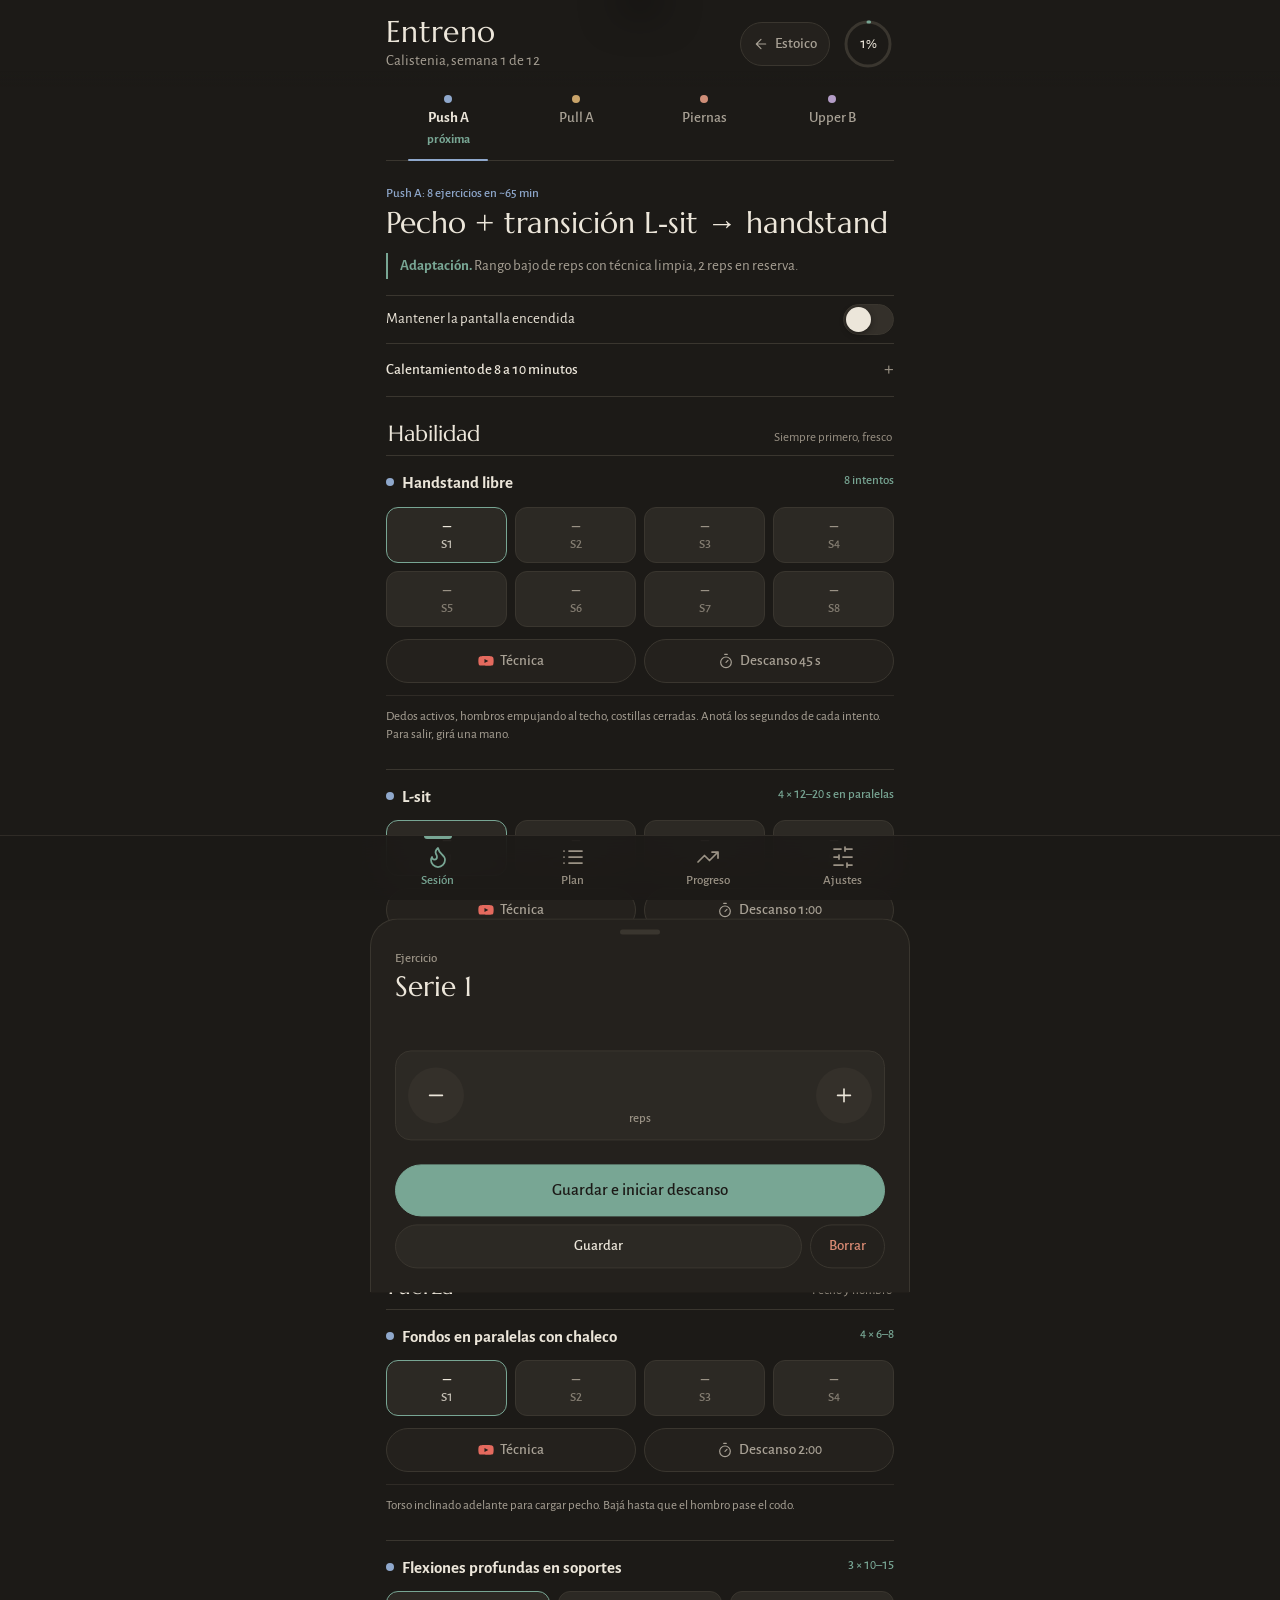
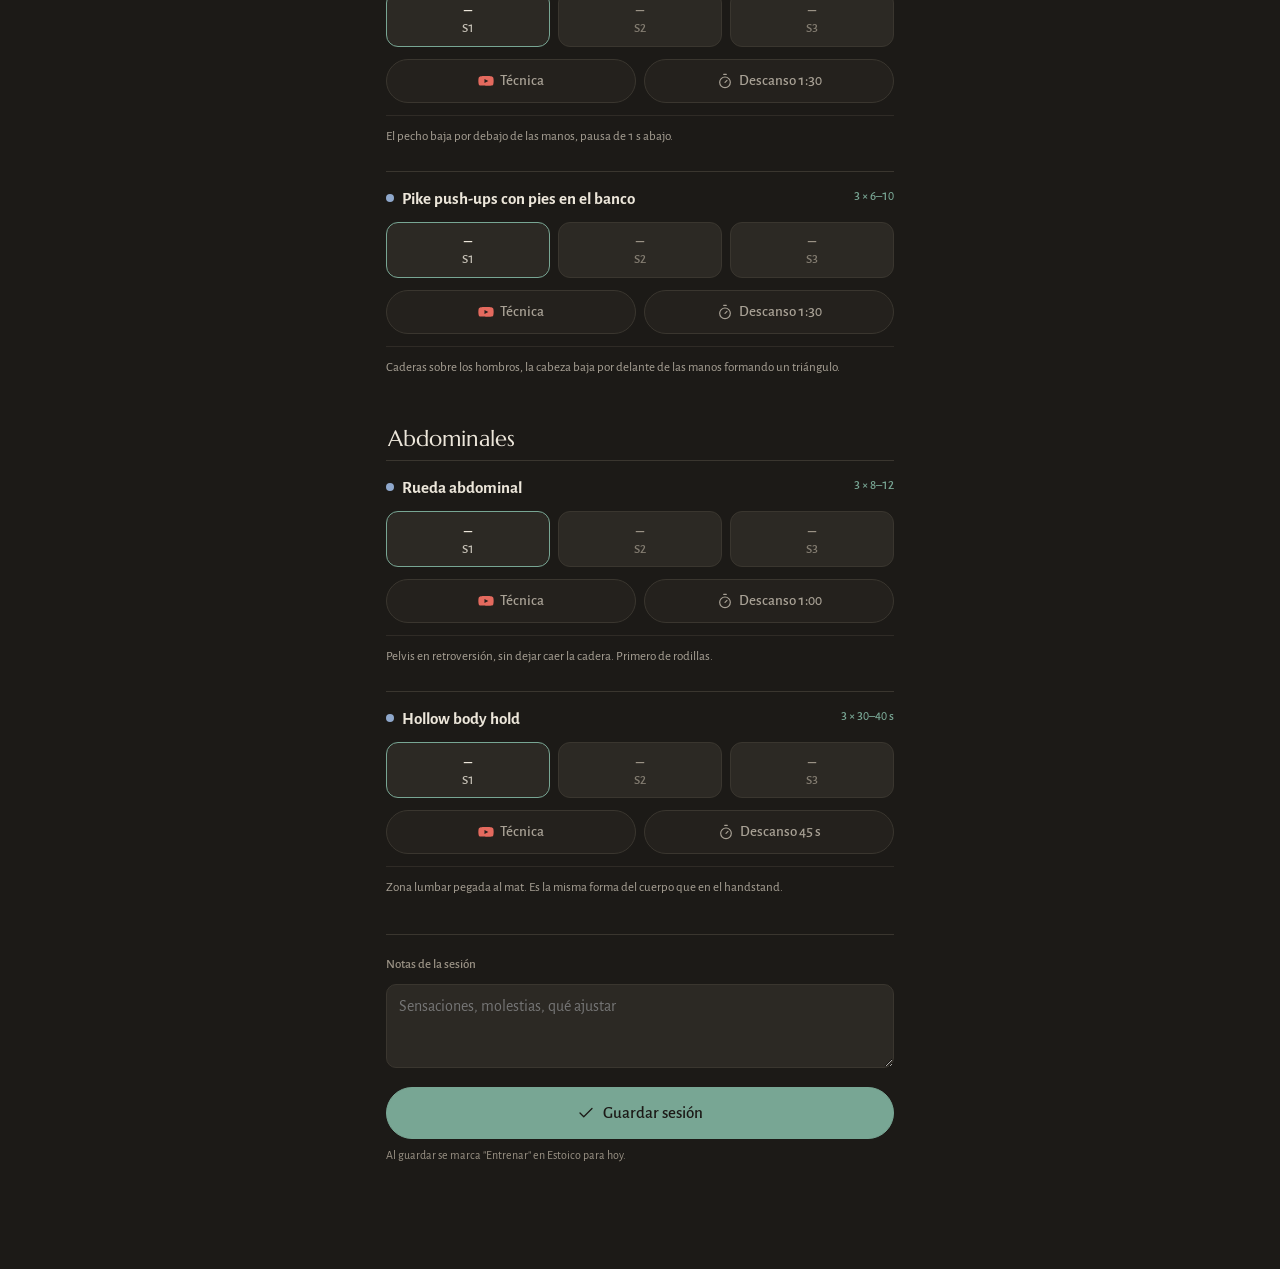
<file: entreno.html>
<!DOCTYPE html>
<html lang="es-AR">
<head>
<meta charset="UTF-8">
<meta name="viewport" content="width=device-width,initial-scale=1,viewport-fit=cover">
<meta name="theme-color" content="#1C1A17">
<title>Entreno — Estoico</title>
<link rel="icon" href="/favicon.ico" sizes="32x32">
<link rel="apple-touch-icon" href="/apple-touch-icon.png">
<link rel="manifest" href="/manifest.json">
<meta name="apple-mobile-web-app-capable" content="yes">
<meta name="apple-mobile-web-app-status-bar-style" content="black-translucent">
<meta name="apple-mobile-web-app-title" content="Estoico">
<meta name="mobile-web-app-capable" content="yes">
<meta name="description" content="Programa de calistenia de 4 días con registro de series.">
<link rel="canonical" href="https://flachslanr.github.io/entreno.html">
<meta property="og:type" content="website">
<meta property="og:site_name" content="Estoico">
<meta property="og:locale" content="es_AR">
<meta property="og:url" content="https://flachslanr.github.io/entreno.html">
<meta property="og:title" content="Entreno — Estoico">
<meta property="og:description" content="Programa de calistenia de 12 semanas con registro de series, descansos y récords.">
<meta property="og:image" content="https://flachslanr.github.io/og.png">
<meta property="og:image:width" content="1200">
<meta property="og:image:height" content="630">
<meta property="og:image:alt" content="Estoico: ciclos de 12 semanas de hábitos de mente, cuerpo y alma.">
<meta name="twitter:card" content="summary_large_image">
<link rel="preconnect" href="https://fonts.googleapis.com">
<link rel="preconnect" href="https://fonts.gstatic.com" crossorigin>
<link href="https://fonts.googleapis.com/css2?family=Alegreya+Sans:ital,wght@0,400;0,500;0,700;1,400&family=Marcellus&display=swap" rel="stylesheet">
<link rel="stylesheet" href="/shared.css">
<link rel="stylesheet" href="/entreno.css">
</head>
<body data-app="entreno">

<header class="top">
  <div class="wrap top-row">
    <div class="top-txt">
      <h1 class="brand">Entreno</h1>
      <p class="top-sub" id="h-eyebrow">Calistenia en 12 semanas</p>
    </div>
    <a class="pill" href="/"><svg class="icon" aria-hidden="true"><use href="#i-back"/></svg>Estoico</a>
    <div id="h-ring"></div>
  </div>
</header>

<main class="wrap">
  <section class="view" id="view-sesion" role="tabpanel" aria-labelledby="tab-sesion"></section>
  <section class="view" id="view-plan" role="tabpanel" aria-labelledby="tab-plan" hidden></section>
  <section class="view" id="view-progreso" role="tabpanel" aria-labelledby="tab-progreso" hidden></section>
  <section class="view" id="view-ajustes" role="tabpanel" aria-labelledby="tab-ajustes" hidden></section>
</main>

<!-- Descanso: anillo que se vacía -->
<div class="rest" id="timer" role="timer" aria-label="Descanso">
  <svg class="rest-ring" viewBox="0 0 64 64" aria-hidden="true">
    <circle class="bgc" cx="32" cy="32" r="27"/>
    <circle class="fg" id="t-ring" cx="32" cy="32" r="27" stroke-dasharray="169.65" stroke-dashoffset="0" transform="rotate(-90 32 32)"/>
    <text id="t-time" x="32" y="37" text-anchor="middle">0:00</text>
  </svg>
  <div class="rest-t"><b id="t-title" aria-live="polite">Descanso</b><span id="t-lbl"></span></div>
  <button class="btn" id="t-plus" type="button">+15 s</button>
  <button class="btn btn-primary" id="t-stop" type="button">Listo</button>
</div>

<!-- Hoja para cargar una serie -->
<div class="scrim" id="scrim"></div>
<div class="sheet" id="sheet" role="dialog" aria-modal="true" aria-labelledby="sh-title" inert>
  <div class="grab" aria-hidden="true"></div>
  <p class="eyebrow" id="sh-ex">Ejercicio</p>
  <h2 class="sheet-title" id="sh-title" tabindex="-1">Serie 1</h2>
  <p class="sheet-prev" id="sh-prev"></p>
  <div class="stepper">
    <button class="stepper-btn" id="sh-minus" type="button" aria-label="Restar"><svg class="icon" aria-hidden="true"><use href="#i-minus"/></svg></button>
    <div class="stepper-val">
      <input id="sh-val" inputmode="decimal" autocomplete="off" aria-describedby="sh-unit">
      <label id="sh-unit" for="sh-val">reps</label>
    </div>
    <button class="stepper-btn" id="sh-plus" type="button" aria-label="Sumar"><svg class="icon" aria-hidden="true"><use href="#i-plus"/></svg></button>
  </div>
  <div class="sheet-actions">
    <button class="btn btn-primary btn-lg btn-block" id="sh-save-rest" type="button">Guardar e iniciar descanso</button>
    <div class="sheet-row">
      <button class="btn btn-block" id="sh-save" type="button">Guardar</button>
      <button class="btn btn-ghost btn-danger" id="sh-clear" type="button">Borrar</button>
    </div>
  </div>
</div>

<nav class="tabbar" aria-label="Secciones">
  <div class="tabbar-inner" role="tablist">
    <button class="tab" role="tab" type="button" id="tab-sesion" data-view="sesion" aria-controls="view-sesion" aria-selected="true" tabindex="0"><svg class="icon" aria-hidden="true"><use href="#i-flame"/></svg><span>Sesión</span></button>
    <button class="tab" role="tab" type="button" id="tab-plan" data-view="plan" aria-controls="view-plan" aria-selected="false" tabindex="-1"><svg class="icon" aria-hidden="true"><use href="#i-list"/></svg><span>Plan</span></button>
    <button class="tab" role="tab" type="button" id="tab-progreso" data-view="progreso" aria-controls="view-progreso" aria-selected="false" tabindex="-1"><svg class="icon" aria-hidden="true"><use href="#i-trend"/></svg><span>Progreso</span></button>
    <button class="tab" role="tab" type="button" id="tab-ajustes" data-view="ajustes" aria-controls="view-ajustes" aria-selected="false" tabindex="-1"><svg class="icon" aria-hidden="true"><use href="#i-sliders"/></svg><span>Ajustes</span></button>
  </div>
</nav>

<div class="toast" id="toast" role="status" aria-live="polite"></div>

<script src="/shared.js"></script>
<script type="module" src="/entreno-app.js"></script>
</body>
</html>
</file>
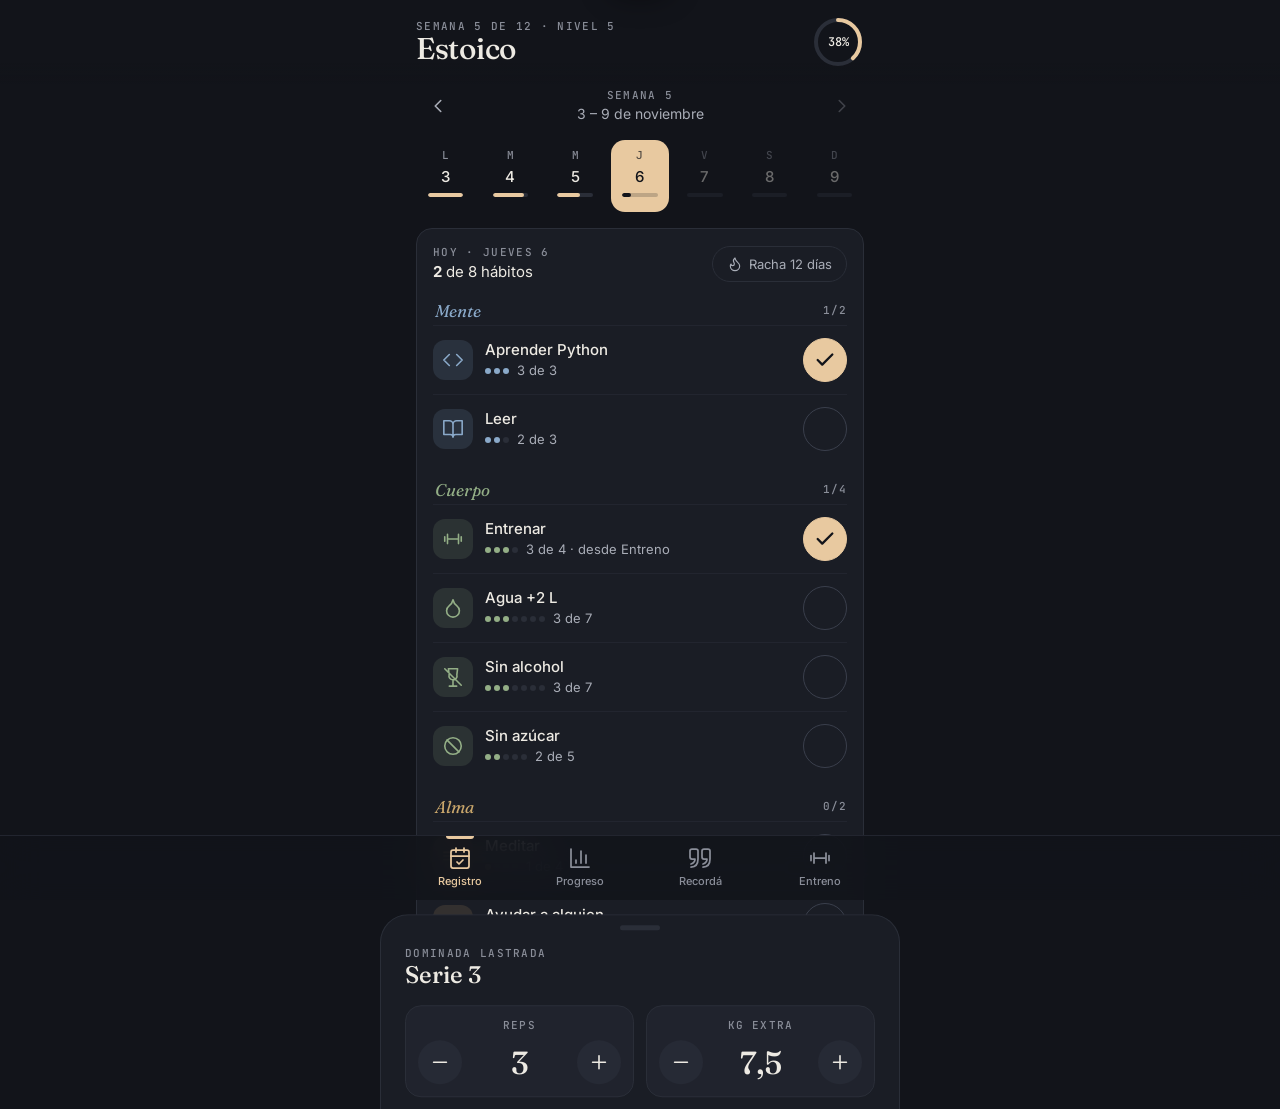
<file: prototipo.html>
<!DOCTYPE html>
<html lang="es-AR">
<head>
<meta charset="UTF-8">
<meta name="viewport" content="width=device-width, initial-scale=1, viewport-fit=cover">
<meta name="theme-color" content="#12141A">
<meta name="apple-mobile-web-app-capable" content="yes">
<meta name="apple-mobile-web-app-status-bar-style" content="black-translucent">
<meta name="robots" content="noindex">
<title>Prototipo — Estoico</title>
<link rel="preconnect" href="https://fonts.googleapis.com">
<link rel="preconnect" href="https://fonts.gstatic.com" crossorigin>
<link href="https://fonts.googleapis.com/css2?family=Fraunces:ital,opsz,wght@0,9..144,400;0,9..144,500;1,9..144,400&family=Inter:wght@400;500;600&family=JetBrains+Mono:wght@400;500&display=swap" rel="stylesheet">
<style>
/* ===== Tokens (base de shared.css) ===== */
:root{
  color-scheme:dark;
  --bg:#12141A; --surface:#1A1D25; --surface-2:#20232D; --surface-3:#262A35; --line:#2A2E38; --line-soft:#22252F;
  --text:#EDEAE3; --dim:#A9ADB7; --faint:#8A8E99;
  --sand:#E8C9A0; --vital:#22C55E; --on-accent:#12141A; --danger:#E0846F;
  --mente:#8AA9C9; --cuerpo:#93AE86; --alma:#C9A66B;
  --push:#7D93AB; --pull:#A3927A; --legs:#A8877A; --upper:#9A8CAD;
  --serif:'Fraunces',Georgia,serif; --sans:'Inter',-apple-system,system-ui,sans-serif; --mono:'JetBrains Mono',ui-monospace,Menlo,monospace;
  --s1:4px; --s2:8px; --s3:12px; --s4:16px; --s5:24px; --s6:32px;
  --r-sm:10px; --r:16px; --r-lg:24px; --r-pill:999px;
  --dur-fast:150ms; --dur:250ms; --ease:cubic-bezier(.2,.8,.2,1); --ease-pop:cubic-bezier(.34,1.56,.64,1);
  --tab-h:64px;
  --accent:var(--sand);
}
body[data-app="entreno"]{--accent:var(--vital)}
*{box-sizing:border-box;margin:0;padding:0;-webkit-tap-highlight-color:transparent}
html{background:var(--bg)}
body{font:400 16px/1.5 var(--sans);color:var(--text);background:var(--bg);min-height:100dvh;
  padding-bottom:calc(var(--tab-h) + env(safe-area-inset-bottom) + var(--s5));-webkit-font-smoothing:antialiased}
button{font:inherit;color:inherit;background:none;border:0;cursor:pointer;touch-action:manipulation}
.i{width:22px;height:22px;stroke:currentColor;fill:none;stroke-width:1.75;stroke-linecap:round;stroke-linejoin:round;flex:none}
.wrap{max-width:480px;margin:0 auto;padding:0 var(--s4)}
.eyebrow{font:500 11px/1.3 var(--mono);letter-spacing:.12em;text-transform:uppercase;color:var(--faint)}
.serif{font-family:var(--serif)}
.sr{position:absolute;width:1px;height:1px;overflow:hidden;clip:rect(0 0 0 0)}

/* ===== Header ===== */
.top{position:sticky;top:0;z-index:20;background:linear-gradient(var(--bg) 75%,transparent);padding-top:calc(env(safe-area-inset-top) + var(--s4))}
.top .wrap{display:flex;align-items:center;gap:var(--s3);padding-bottom:var(--s4)}
.brand{font:500 30px/1.05 var(--serif);letter-spacing:-.01em}
.brand em{font-style:italic;color:var(--accent)}
.top-txt{flex:1;min-width:0}
.ring{--p:.42;width:52px;height:52px;flex:none}
.ring circle{fill:none;stroke-width:4}
.ring .bgc{stroke:var(--line)}
.ring .fg{stroke:var(--accent);stroke-linecap:round;transition:stroke-dashoffset 600ms var(--ease)}
.ring text{font:500 12px var(--mono);fill:var(--text)}
.pill{display:inline-flex;align-items:center;gap:6px;min-height:36px;padding:0 14px;border-radius:var(--r-pill);background:var(--surface);border:1px solid var(--line);font-size:13px;color:var(--dim)}
.pill .i{width:16px;height:16px}

/* ===== Cards ===== */
.card{background:var(--surface);border:1px solid var(--line);border-radius:var(--r);padding:var(--s4)}
.stack>*+*{margin-top:var(--s3)}
.section-h{display:flex;justify-content:space-between;align-items:baseline;margin:var(--s5) 0 var(--s2)}
.section-h h2{font:italic 400 20px var(--serif)}

/* ===== Week strip ===== */
.weeknav{display:flex;align-items:center;justify-content:space-between;margin-bottom:var(--s3)}
.iconbtn{width:44px;height:44px;border-radius:50%;display:grid;place-items:center;color:var(--dim)}
.iconbtn:active{background:var(--surface)}
.days{display:grid;grid-template-columns:repeat(7,1fr);gap:6px}
.day{display:flex;flex-direction:column;align-items:center;gap:4px;padding:8px 0 10px;border-radius:14px;min-height:72px;transition:background var(--dur) var(--ease)}
.day .l{font:500 11px var(--mono);color:var(--faint)}
.day .n{font-size:15px;font-weight:500}
.day .bar{width:60%;height:4px;border-radius:2px;background:var(--line);overflow:hidden}
.day .bar i{display:block;height:100%;background:var(--accent);border-radius:2px}
.day.today{background:var(--accent);color:var(--on-accent)}
.day.today .l{color:var(--on-accent);opacity:.7}
.day.today .bar{background:#12141A33}.day.today .bar i{background:var(--on-accent)}
.day.future{opacity:.4}

/* ===== Habits ===== */
.cat{margin-top:var(--s4)}
.cat-h{display:flex;align-items:center;gap:8px;margin:0 0 4px 2px}
.cat-h span{font:italic 400 17px var(--serif);color:var(--c)}
.cat-h small{margin-left:auto;font:500 11px var(--mono);color:var(--faint);letter-spacing:.08em}
.habit{display:flex;align-items:center;gap:var(--s3);padding:var(--s3) 0;border-top:1px solid var(--line-soft)}
.habit:first-of-type{border-top:0}
.h-ico{width:40px;height:40px;border-radius:12px;display:grid;place-items:center;background:color-mix(in srgb,var(--c) 14%,transparent);color:var(--c)}
.h-txt{flex:1;min-width:0}
.h-name{font-size:15px;font-weight:500}
.h-meta{font-size:13px;color:var(--dim);display:flex;align-items:center;gap:8px}
.dots{display:inline-flex;gap:3px}
.dots i{width:6px;height:6px;border-radius:50%;background:var(--line)}
.dots i.on{background:var(--c)}
.check{width:44px;height:44px;border-radius:50%;border:1.5px solid #3A3F4C;display:grid;place-items:center;color:var(--on-accent);
  transition:background var(--dur-fast),border-color var(--dur-fast),transform var(--dur) var(--ease-pop)}
.check svg{width:22px;height:22px;stroke-width:2.5;stroke-dasharray:24;stroke-dashoffset:24;transition:stroke-dashoffset var(--dur) var(--ease)}
.check[aria-pressed="true"]{background:var(--accent);border-color:var(--accent)}
.check[aria-pressed="true"] svg{stroke-dashoffset:0}
.check:active{transform:scale(.9)}
.check.pop{animation:pop 320ms var(--ease-pop)}
@keyframes pop{40%{transform:scale(1.18)}100%{transform:scale(1)}}

/* ===== Stats / progreso ===== */
.tiles{display:grid;grid-template-columns:repeat(3,1fr);gap:var(--s2)}
.tile{background:var(--surface);border:1px solid var(--line);border-radius:var(--r);padding:var(--s3)}
.tile b{display:block;font:500 26px/1.1 var(--serif);margin:4px 0 2px}
.tile small{font-size:12px;color:var(--dim)}
.tile .up{color:var(--vital)}
.heat{display:grid;grid-template-columns:24px repeat(7,1fr);gap:4px;align-items:center;max-width:340px;margin:0 auto}
.heat .wl{font:500 11px var(--mono);color:var(--faint)}
.heat .c{height:20px;border-radius:5px;background:var(--surface-2);position:relative}
.c[data-v="1"]{background:color-mix(in srgb,var(--accent) 25%,var(--surface-2))}
.c[data-v="2"]{background:color-mix(in srgb,var(--accent) 50%,var(--surface-2))}
.c[data-v="3"]{background:color-mix(in srgb,var(--accent) 78%,var(--surface-2))}
.c[data-v="4"]{background:var(--accent)}
.heat .c.now{outline:2px solid var(--text);outline-offset:1px}
.heat .c.fut{height:8px;opacity:.45}.heat .wl.fut{font-size:0}
.heat-sep{grid-column:1/-1;font:500 11px var(--mono);letter-spacing:.1em;color:var(--faint);margin:6px 0 2px;text-transform:uppercase}
.legend{display:flex;align-items:center;gap:4px;justify-content:flex-end;margin-top:var(--s3);font-size:12px;color:var(--dim)}
.legend .c{display:inline-block;width:12px;height:12px;border-radius:3px}
.level{display:flex;gap:var(--s4);align-items:center}
.medal{width:76px;height:76px;position:relative;flex:none;display:grid;place-items:center;color:var(--accent)}
.medal svg.mr{position:absolute;inset:0;width:100%;height:100%}
.medal .mr circle{fill:none;stroke-width:3}
.medal .mr .fg{stroke:var(--accent);stroke-linecap:round}
.medal .i{width:30px;height:30px;stroke-width:1.5}
.medal b{position:absolute;bottom:-6px;left:50%;transform:translateX(-50%);background:var(--surface);padding:0 6px;font:500 11px var(--mono);letter-spacing:.08em;color:var(--accent)}
.progress{height:6px;background:var(--line);border-radius:3px;overflow:hidden;margin-top:var(--s2)}
.progress i{display:block;height:100%;background:var(--accent);border-radius:3px}

/* ===== Quote ===== */
.quote{padding:var(--s6) var(--s5);text-align:left}
.quote p{font:400 26px/1.35 var(--serif);letter-spacing:-.01em}
.quote p::before{content:"“";display:block;font-size:64px;line-height:.6;color:var(--accent);margin-bottom:var(--s3)}
.quote cite{display:block;margin-top:var(--s5);font-style:normal}
.quote cite b{display:block;font-weight:500}
.quote cite span{font-size:13px;color:var(--dim)}

/* ===== Buttons ===== */
.btn{display:inline-flex;align-items:center;justify-content:center;gap:8px;min-height:48px;padding:0 22px;border-radius:var(--r-pill);font-weight:500;font-size:15px;transition:transform var(--dur-fast),background var(--dur-fast)}
.btn:active{transform:scale(.97)}
.btn-primary{background:var(--accent);color:var(--on-accent)}
.btn-ghost{background:var(--surface);border:1px solid var(--line)}
.btn-block{width:100%}

/* ===== Entreno ===== */
.chips{display:flex;gap:var(--s2);overflow-x:auto;scrollbar-width:none;margin:0 calc(var(--s4)*-1);padding:0 var(--s4) var(--s1)}
.chips::-webkit-scrollbar{display:none}
.chip{flex:none;min-height:40px;padding:0 16px;border-radius:var(--r-pill);border:1px solid var(--line);background:var(--surface);font-size:14px;color:var(--dim);display:inline-flex;align-items:center;gap:6px}
.chip .dot{width:8px;height:8px;border-radius:50%;background:var(--c)}
.chip[aria-pressed="true"]{background:var(--text);color:var(--bg);border-color:var(--text)}
.chip small{font:500 10px var(--mono);letter-spacing:.08em;text-transform:uppercase;color:var(--accent)}
.phase{display:flex;align-items:center;gap:var(--s3);padding:var(--s3) var(--s4);border-radius:var(--r);background:color-mix(in srgb,var(--accent) 10%,var(--surface));border:1px solid color-mix(in srgb,var(--accent) 30%,var(--line));font-size:14px}
.phase b{color:var(--accent);font-weight:600}
.ex{border-radius:var(--r);background:var(--surface);border:1px solid var(--line);padding:var(--s4);position:relative;overflow:hidden}
.ex::before{content:"";position:absolute;left:0;top:0;bottom:0;width:3px;background:var(--c)}
.ex-h{display:flex;justify-content:space-between;align-items:flex-start;gap:var(--s3)}
.ex-name{font-size:16px;font-weight:600}
.rx{font:500 13px var(--mono);color:var(--accent);white-space:nowrap}
.ex-last{font-size:13px;color:var(--dim);margin:2px 0 var(--s3)}
.ex-last .up{color:var(--vital)}
.sets{display:grid;grid-template-columns:repeat(5,1fr);gap:var(--s2)}
.set{min-height:52px;border-radius:12px;border:1px solid var(--line);background:var(--surface-2);display:flex;flex-direction:column;align-items:center;justify-content:center;font:500 16px var(--mono);color:var(--faint);transition:background var(--dur-fast),transform var(--dur) var(--ease-pop)}
.set small{font:500 10px var(--mono);color:inherit;opacity:.75}
.set.done{background:var(--accent);border-color:var(--accent);color:var(--on-accent)}
.set.next{border:1.5px solid var(--accent);color:var(--text)}
.set.pop{animation:pop 320ms var(--ease-pop)}
.ex-foot{display:flex;gap:var(--s2);margin-top:var(--s3)}
.ex-foot .pill{flex:1;justify-content:center;min-height:40px}
.cue{font-size:13px;color:var(--dim);margin-top:var(--s3);padding-top:var(--s3);border-top:1px solid var(--line-soft)}

/* Rest timer */
.rest{position:fixed;left:50%;transform:translate(-50%,140%);bottom:calc(var(--tab-h) + env(safe-area-inset-bottom) + var(--s3));
  width:min(448px,calc(100% - 32px));z-index:30;background:var(--surface-3);border:1px solid var(--line);border-radius:var(--r-lg);
  padding:var(--s3);display:flex;align-items:center;gap:var(--s3);box-shadow:0 12px 40px #0008;visibility:hidden;transition:transform 300ms var(--ease),visibility 0s 300ms}
.rest.show{transform:translate(-50%,0);visibility:visible;transition:transform 300ms var(--ease)}
.rest svg.tr{width:56px;height:56px;flex:none}
.rest .tr circle{fill:none;stroke-width:5}
.rest .tr .fg{stroke:var(--accent);stroke-linecap:round;transition:stroke-dashoffset 1s linear}
.rest .tr text{font:500 15px var(--mono);fill:var(--text)}
.rest .rt{flex:1}
.rest .rt b{display:block;font-weight:500}
.rest .rt span{font-size:13px;color:var(--dim)}
.rest .btn{min-height:44px;padding:0 12px;font-size:14px;white-space:nowrap}
.rest .rt{min-width:0}.rest .rt span{display:block;white-space:nowrap;overflow:hidden;text-overflow:ellipsis}

/* Chart */
.chart{width:100%;height:auto;display:block}
.chart .grid{stroke:var(--line-soft)}
.chart .axis{font:500 10px var(--mono);fill:var(--faint)}
.chart .line{fill:none;stroke:var(--accent);stroke-width:2.5;stroke-linecap:round;stroke-linejoin:round}
.chart .area{fill:color-mix(in srgb,var(--accent) 14%,transparent)}
.chart .goal{stroke:var(--dim);stroke-dasharray:4 4}
.chart .pt{fill:var(--bg);stroke:var(--accent);stroke-width:2}
.chart .pr{fill:var(--accent)}
.chart .lbl{font:500 11px var(--mono);fill:var(--text)}
.chart .lbl-pr{font:600 11px var(--sans);fill:var(--accent)}
.ladder{display:flex;gap:4px}
.ladder i{flex:1;height:8px;border-radius:4px;background:var(--line)}
.ladder i.on{background:var(--accent)}

/* Bottom sheet */
.scrim{position:fixed;inset:0;background:#000a;z-index:40;opacity:0;pointer-events:none;transition:opacity var(--dur)}
.scrim.show{opacity:1;pointer-events:auto}
.sheet{position:fixed;left:0;right:0;bottom:0;z-index:41;background:var(--surface);border-top-left-radius:28px;border-top-right-radius:28px;border:1px solid var(--line);border-bottom:0;
  padding:10px var(--s5) calc(env(safe-area-inset-bottom) + var(--s5));transform:translateY(105%);transition:transform 320ms var(--ease);max-width:520px;margin:0 auto}
.sheet.show{transform:none}
.grab{width:40px;height:5px;border-radius:3px;background:var(--line);margin:0 auto var(--s4)}
.steppers{display:grid;grid-template-columns:1fr 1fr;gap:var(--s3);margin:var(--s4) 0 var(--s5)}
.stepper{background:var(--surface-2);border:1px solid var(--line);border-radius:var(--r);padding:var(--s3);text-align:center}
.stepper label{display:block;font:500 11px var(--mono);letter-spacing:.1em;text-transform:uppercase;color:var(--faint)}
.stepper .row{display:flex;align-items:center;justify-content:space-between;margin-top:var(--s2)}
.stepper input{width:70px;background:none;border:0;color:var(--text);font:500 32px var(--serif);text-align:center;outline:none}
.stepper button{width:44px;height:44px;border-radius:50%;background:var(--surface-3);display:grid;place-items:center}

/* ===== Tab bar ===== */
.tabbar{position:fixed;left:0;right:0;bottom:0;z-index:25;background:rgba(18,20,26,.86);-webkit-backdrop-filter:blur(20px) saturate(160%);backdrop-filter:blur(20px) saturate(160%);
  border-top:1px solid var(--line-soft);padding-bottom:env(safe-area-inset-bottom)}
.tabbar nav{max-width:480px;margin:0 auto;display:grid;grid-template-columns:repeat(4,1fr);height:var(--tab-h)}
.tab{display:flex;flex-direction:column;align-items:center;justify-content:center;gap:3px;font-size:11px;font-weight:500;color:var(--faint);position:relative;transition:color var(--dur-fast)}
.tab[aria-selected="true"]{color:var(--accent)}
.tab[aria-selected="true"]::before{content:"";position:absolute;top:0;width:28px;height:3px;border-radius:0 0 3px 3px;background:var(--accent)}
.tab .i{width:24px;height:24px}

/* View transitions */
.view{display:none}
.view.active{display:block;animation:fadeIn var(--dur) var(--ease)}
@keyframes fadeIn{from{opacity:0;transform:translateY(6px)}to{opacity:1;transform:none}}

/* Toast */
.toast{position:fixed;left:50%;top:calc(env(safe-area-inset-top) + 12px);transform:translate(-50%,-160%);z-index:50;background:var(--surface-3);border:1px solid var(--line);border-radius:var(--r-pill);
  padding:10px 18px;font-size:14px;display:flex;gap:8px;align-items:center;transition:transform 300ms var(--ease);box-shadow:0 8px 30px #0007}
.toast.show{transform:translate(-50%,0)}
.toast .i{color:var(--accent);width:18px;height:18px}
.confetti{position:fixed;pointer-events:none;z-index:60;width:8px;height:12px;border-radius:2px;top:0;left:0}

.proto-badge{font:500 10px var(--mono);letter-spacing:.1em;color:var(--faint);text-align:center;margin-top:var(--s6)}

@media (hover:hover){.btn-ghost:hover,.iconbtn:hover,.pill:hover{background:var(--surface-2)}}
@media (prefers-reduced-motion:reduce){*,*::before,*::after{animation:none!important;transition:none!important}}
</style>
</head>
<body data-app="estoico">

<!-- Sprite de íconos (estilo Lucide, trazo 1.75) -->
<svg width="0" height="0" style="position:absolute" aria-hidden="true">
  <symbol id="i-check" viewBox="0 0 24 24"><path d="M20 6 9 17l-5-5"/></symbol>
  <symbol id="i-cal" viewBox="0 0 24 24"><rect x="3" y="4" width="18" height="18" rx="2"/><path d="M16 2v4M8 2v4M3 10h18M9 16l2 2 4-4"/></symbol>
  <symbol id="i-chart" viewBox="0 0 24 24"><path d="M3 3v18h18M18 17V9M13 17V5M8 17v-3"/></symbol>
  <symbol id="i-quote" viewBox="0 0 24 24"><path d="M3 21c3 0 7-1 7-8V5c0-1.25-.76-2-2-2H4c-1.25 0-2 .75-2 2v6c0 1.25.75 2 2 2h3c0 3-1 4-4 5M15 21c3 0 7-1 7-8V5c0-1.25-.76-2-2-2h-4c-1.25 0-2 .75-2 2v6c0 1.25.75 2 2 2h3c0 3-1 4-4 5"/></symbol>
  <symbol id="i-dumbbell" viewBox="0 0 24 24"><path d="M6 7v10M18 7v10M3 9.5v5M21 9.5v5M6 12h12"/></symbol>
  <symbol id="i-flame" viewBox="0 0 24 24"><path d="M8.5 14.5A2.5 2.5 0 0 0 11 12c0-1.38-.5-2-1-3-1.07-2.14-.22-4.05 2-6 .5 2.5 2 4.9 4 6.5 2 1.6 3 3.5 3 5.5a7 7 0 1 1-14 0c0-1.15.43-2.29 1-3a2.5 2.5 0 0 0 2.5 2.5z"/></symbol>
  <symbol id="i-trend" viewBox="0 0 24 24"><path d="M22 7l-8.5 8.5-5-5L2 17M16 7h6v6"/></symbol>
  <symbol id="i-list" viewBox="0 0 24 24"><path d="M8 6h13M8 12h13M8 18h13M3 6h.01M3 12h.01M3 18h.01"/></symbol>
  <symbol id="i-sliders" viewBox="0 0 24 24"><path d="M21 4h-7M10 4H3M21 12h-9M8 12H3M21 20h-5M12 20H3M14 2v4M8 10v4M16 18v4"/></symbol>
  <symbol id="i-code" viewBox="0 0 24 24"><path d="m16 18 6-6-6-6M8 6l-6 6 6 6"/></symbol>
  <symbol id="i-book" viewBox="0 0 24 24"><path d="M2 3h6a4 4 0 0 1 4 4v14a3 3 0 0 0-3-3H2zM22 3h-6a4 4 0 0 0-4 4v14a3 3 0 0 1 3-3h7z"/></symbol>
  <symbol id="i-drop" viewBox="0 0 24 24"><path d="M12 22a7 7 0 0 0 7-7c0-2-1-3.9-3-5.5S12.5 5.5 12 3c-.5 2.5-2 4.9-4 6.5S5 13 5 15a7 7 0 0 0 7 7z"/></symbol>
  <symbol id="i-glass-off" viewBox="0 0 24 24"><path d="M8 22h8M12 15v7M7 3h10l-.8 6.5A4.2 4.2 0 0 1 12 15a4.2 4.2 0 0 1-4.2-5.5zM3 3l18 18"/></symbol>
  <symbol id="i-ban" viewBox="0 0 24 24"><circle cx="12" cy="12" r="9"/><path d="m5.6 5.6 12.8 12.8"/></symbol>
  <symbol id="i-wind" viewBox="0 0 24 24"><path d="M17.7 7.7a2.5 2.5 0 1 1 1.8 4.3H2M9.6 4.6A2 2 0 1 1 11 8H2M12.6 19.4A2 2 0 1 0 14 16H2"/></symbol>
  <symbol id="i-heart" viewBox="0 0 24 24"><path d="M19 14c1.49-1.46 3-3.21 3-5.5A5.5 5.5 0 0 0 16.5 3c-1.76 0-3 .5-4.5 2-1.5-1.5-2.74-2-4.5-2A5.5 5.5 0 0 0 2 8.5c0 2.3 1.5 4.05 3 5.5l7 7z"/></symbol>
  <symbol id="i-left" viewBox="0 0 24 24"><path d="m15 18-6-6 6-6"/></symbol>
  <symbol id="i-right" viewBox="0 0 24 24"><path d="m9 18 6-6-6-6"/></symbol>
  <symbol id="i-back" viewBox="0 0 24 24"><path d="m12 19-7-7 7-7M19 12H5"/></symbol>
  <symbol id="i-play" viewBox="0 0 24 24"><path d="M6 4l14 8-14 8z"/></symbol>
  <symbol id="i-timer" viewBox="0 0 24 24"><circle cx="12" cy="14" r="8"/><path d="M10 2h4M12 14l3-3"/></symbol>
  <symbol id="i-trophy" viewBox="0 0 24 24"><path d="M8 21h8M12 17v4M7 4h10v5a5 5 0 0 1-10 0zM17 5h3v2a3 3 0 0 1-3 3M7 5H4v2a3 3 0 0 0 3 3"/></symbol>
  <symbol id="i-plus" viewBox="0 0 24 24"><path d="M12 5v14M5 12h14"/></symbol>
  <symbol id="i-minus" viewBox="0 0 24 24"><path d="M5 12h14"/></symbol>
  <symbol id="i-column" viewBox="0 0 24 24"><path d="M3 4h18M5 7h14M6 20h12M3 22h18M7.5 7v13M10.5 7v13M13.5 7v13M16.5 7v13"/></symbol>
  <symbol id="i-refresh" viewBox="0 0 24 24"><path d="M21 12a9 9 0 1 1-3-6.7L21 8M21 3v5h-5"/></symbol>
</svg>

<!-- ===================== ESTOICO ===================== -->
<div id="app-estoico">
  <header class="top">
    <div class="wrap">
      <div class="top-txt">
        <div class="eyebrow">Semana 5 de 12 · Nivel 5</div>
        <h1 class="brand">Estoico</h1>
      </div>
      <svg class="ring" viewBox="0 0 52 52" role="img" aria-label="Ciclo completado al 38%">
        <circle class="bgc" cx="26" cy="26" r="22"/>
        <circle class="fg" cx="26" cy="26" r="22" stroke-dasharray="138.2" stroke-dashoffset="85.7" transform="rotate(-90 26 26)"/>
        <text x="26" y="30" text-anchor="middle">38%</text>
      </svg>
    </div>
  </header>

  <main class="wrap">
    <!-- Registro -->
    <section class="view active" id="v-registro" aria-label="Registro">
      <div class="weeknav">
        <button class="iconbtn" aria-label="Semana anterior"><svg class="i"><use href="#i-left"/></svg></button>
        <div style="text-align:center"><div class="eyebrow">Semana 5</div><div style="font-size:14px;color:var(--dim)">3 – 9 de noviembre</div></div>
        <button class="iconbtn" aria-label="Semana siguiente" disabled style="opacity:.3"><svg class="i"><use href="#i-right"/></svg></button>
      </div>
      <div class="days" id="days"></div>

      <div class="card" style="margin-top:var(--s4)">
        <div style="display:flex;justify-content:space-between;align-items:center">
          <div><div class="eyebrow">Hoy · jueves 6</div><div style="font-size:15px;margin-top:2px"><b id="doneCount">2</b> de 8 hábitos</div></div>
          <div class="pill"><svg class="i"><use href="#i-flame"/></svg><span>Racha 12 días</span></div>
        </div>
        <div id="habits"></div>
      </div>
    </section>

    <!-- Progreso -->
    <section class="view" id="v-progreso" aria-label="Progreso">
      <div class="tiles">
        <div class="tile"><div class="eyebrow">Semana</div><b>74%</b><small class="up">+8% vs. ant.</small></div>
        <div class="tile"><div class="eyebrow">Al 100%</div><b>2</b><small>de 4 semanas</small></div>
        <div class="tile"><div class="eyebrow">Puntos</div><b>118</b><small>en el ciclo</small></div>
      </div>

      <div class="section-h"><h2>El ciclo, día por día</h2><span class="eyebrow">12 semanas</span></div>
      <div class="card">
        <div class="heat" id="heat"></div>
        <div class="legend">Menos <span class="c" style="background:var(--surface-2)"></span><span class="c" data-v="1"></span><span class="c" data-v="2"></span><span class="c" data-v="3"></span><span class="c" data-v="4"></span> Más</div>
      </div>

      <div class="section-h"><h2>Tu nivel</h2><span class="eyebrow">5 de 12</span></div>
      <div class="card level">
        <div class="medal" role="img" aria-label="Nivel 5, 62% hacia el siguiente">
          <svg class="mr" viewBox="0 0 76 76"><circle cx="38" cy="38" r="34" stroke="var(--line)"/><circle class="fg" cx="38" cy="38" r="34" stroke-dasharray="213.6" stroke-dashoffset="81.2" transform="rotate(-90 38 38)"/></svg>
          <svg class="i"><use href="#i-column"/></svg>
          <b>V</b>
        </div>
        <div style="flex:1">
          <div style="font:500 20px var(--serif)">Panecio de Rodas</div>
          <div style="font-size:14px;color:var(--dim)">El puente entre Grecia y Roma. Llevó la Stoa a la vida práctica.</div>
          <div class="progress" aria-label="Progreso al siguiente nivel"><i style="width:62%"></i></div>
          <div style="font-size:12px;color:var(--faint);margin-top:6px">Cerrá esta semana sobre 80% para subir a Posidonio</div>
        </div>
      </div>
    </section>

    <!-- Recordá -->
    <section class="view" id="v-recorda" aria-label="Recordá">
      <div class="card quote">
        <div class="eyebrow" style="margin-bottom:var(--s4)">Frase del día</div>
        <p id="qText">Mientras se aplaza, la vida pasa.</p>
        <cite><b id="qAuthor">Séneca</b><span id="qSrc">Cartas a Lucilio, 1.3</span></cite>
      </div>
      <button class="btn btn-ghost btn-block" style="margin-top:var(--s3)" id="newQuote"><svg class="i" style="width:18px;height:18px"><use href="#i-refresh"/></svg>Otra frase</button>
    </section>
    <p class="proto-badge">PROTOTIPO · DATOS DE EJEMPLO</p>
  </main>

  <div class="tabbar"><nav role="tablist" aria-label="Estoico">
    <button class="tab" role="tab" aria-selected="true" data-view="registro"><svg class="i"><use href="#i-cal"/></svg>Registro</button>
    <button class="tab" role="tab" aria-selected="false" data-view="progreso"><svg class="i"><use href="#i-chart"/></svg>Progreso</button>
    <button class="tab" role="tab" aria-selected="false" data-view="recorda"><svg class="i"><use href="#i-quote"/></svg>Recordá</button>
    <button class="tab" data-switch="entreno"><svg class="i"><use href="#i-dumbbell"/></svg>Entreno</button>
  </nav></div>
</div>

<!-- ===================== ENTRENO ===================== -->
<div id="app-entreno" hidden>
  <header class="top">
    <div class="wrap">
      <div class="top-txt">
        <div class="eyebrow">Semana 5 de 12 · Carga</div>
        <h1 class="brand">Entreno</h1>
      </div>
      <button class="pill" data-switch="estoico"><svg class="i"><use href="#i-back"/></svg>Estoico</button>
    </div>
  </header>

  <main class="wrap">
    <!-- Sesión -->
    <section class="view active" id="v-sesion" aria-label="Sesión">
      <div class="chips" role="group" aria-label="Día de entrenamiento">
        <button class="chip" aria-pressed="false" style="--c:var(--push)"><span class="dot"></span>Push A</button>
        <button class="chip" aria-pressed="true" style="--c:var(--pull)"><span class="dot"></span>Pull A <small>próxima</small></button>
        <button class="chip" aria-pressed="false" style="--c:var(--legs)"><span class="dot"></span>Piernas</button>
        <button class="chip" aria-pressed="false" style="--c:var(--upper)"><span class="dot"></span>Upper B</button>
      </div>

      <div style="margin:var(--s5) 0 var(--s4)">
        <h2 style="font:500 26px/1.15 var(--serif)">Fuerza máxima de dominadas</h2>
        <div style="font-size:14px;color:var(--dim);margin-top:4px">~55 min · 6 ejercicios · descansos largos</div>
      </div>

      <div class="phase"><svg class="i" style="color:var(--accent)"><use href="#i-trend"/></svg><div><b>Fase de carga.</b> Subí la carga si completaste todas las series la semana pasada.</div></div>

      <div class="section-h"><h2>Fuerza</h2><span class="eyebrow">1 de 3 bloques</span></div>
      <div class="stack">
        <article class="ex" style="--c:var(--pull)">
          <div class="ex-h"><div class="ex-name">Dominada lastrada</div><div class="rx">5 × 3</div></div>
          <div class="ex-last">Última vez: 5 kg · 3-3-3-3-2 · <span class="up">Subí a 7,5 kg</span></div>
          <div class="sets" id="sets1"></div>
          <div class="ex-foot">
            <button class="pill"><svg class="i"><use href="#i-play"/></svg>Técnica</button>
            <button class="pill" data-rest="180"><svg class="i"><use href="#i-timer"/></svg>Descanso 3:00</button>
          </div>
          <div class="cue">Escápulas abajo antes de tirar. Pecho a la barra, sin balanceo.</div>
        </article>
        <article class="ex" style="--c:var(--pull)">
          <div class="ex-h"><div class="ex-name">Chin-up</div><div class="rx">3 × máx</div></div>
          <div class="ex-last">Última vez: 9-8-7</div>
          <div class="sets" id="sets2" style="grid-template-columns:repeat(3,1fr)"></div>
        </article>
      </div>
      <button class="btn btn-primary btn-block" style="margin-top:var(--s5)" id="saveSession"><svg class="i"><use href="#i-check"/></svg>Guardar sesión</button>
    </section>

    <!-- Plan -->
    <section class="view" id="v-plan" aria-label="Plan">
      <div class="section-h" style="margin-top:0"><h2>12 semanas</h2><span class="eyebrow">Hoy: semana 5</span></div>
      <div class="card stack" id="phases"></div>
    </section>

    <!-- Progreso -->
    <section class="view" id="v-eprog" aria-label="Progreso">
      <div class="tiles">
        <div class="tile"><div class="eyebrow">Dominadas</div><b>8<span style="font-size:15px;color:var(--faint)"> / 10</span></b><small class="up">+2 desde sem. 1</small></div>
        <div class="tile"><div class="eyebrow">Handstand</div><b>24 s</b><small>mejor marca</small></div>
        <div class="tile"><div class="eyebrow">L-sit</div><b>15 s</b><small>mejor marca</small></div>
      </div>
      <div class="section-h"><h2>Test de dominadas</h2><span class="eyebrow">Meta 10</span></div>
      <div class="card">
        <svg class="chart" viewBox="0 0 320 170" role="img" aria-label="Dominadas estrictas: 6 en semana 1, 7 en semana 3, 8 en semana 6. Récord 8.">
          <line class="grid" x1="30" x2="310" y1="20" y2="20"/><line class="grid" x1="30" x2="310" y1="65" y2="65"/><line class="grid" x1="30" x2="310" y1="110" y2="110"/><line class="grid" x1="30" x2="310" y1="150" y2="150"/>
          <text class="axis" x="22" y="24" text-anchor="end">10</text><text class="axis" x="22" y="69" text-anchor="end">8</text><text class="axis" x="22" y="114" text-anchor="end">6</text><text class="axis" x="22" y="154" text-anchor="end">4</text>
          <line class="goal" x1="30" x2="310" y1="20" y2="20"/><text class="axis" x="306" y="14" text-anchor="end">META</text>
          <path class="area" d="M40 110 L110 87.5 L215 65 L215 150 L40 150Z"/>
          <path class="line" d="M40 110 L110 87.5 L215 65"/>
          <circle class="pt" cx="40" cy="110" r="5"/><circle class="pt" cx="110" cy="87.5" r="5"/>
          <path class="pr" d="M215 56 L224 65 L215 74 L206 65Z"/>
          <text class="lbl" x="40" y="98" text-anchor="middle">6</text><text class="lbl" x="110" y="76" text-anchor="middle">7</text>
          <text class="lbl-pr" x="215" y="48" text-anchor="middle">8 · récord</text>
          <text class="axis" x="40" y="166" text-anchor="middle">S1</text><text class="axis" x="110" y="166" text-anchor="middle">S3</text><text class="axis" x="215" y="166" text-anchor="middle">S6</text><text class="axis" x="300" y="166" text-anchor="middle">S12</text>
        </svg>
        <p style="font-size:13px;color:var(--dim);margin-top:var(--s2)">+2 dominadas en 6 semanas. Te faltan 2 para la meta.</p>
      </div>
      <div class="section-h"><h2>Escalera al handstand</h2><span class="eyebrow">Paso 4 de 8</span></div>
      <div class="card">
        <div class="ladder"><i class="on"></i><i class="on"></i><i class="on"></i><i class="on"></i><i></i><i></i><i></i><i></i></div>
        <div style="font-size:15px;font-weight:500;margin-top:var(--s3)">Tuck press con pies en el cajón</div>
        <div style="font-size:13px;color:var(--dim)">Próximo: press negativo desde handstand</div>
      </div>
    </section>

    <!-- Ajustes -->
    <section class="view" id="v-ajustes" aria-label="Ajustes">
      <div class="card stack">
        <div style="display:flex;justify-content:space-between;align-items:center"><div><div style="font-weight:500">Inicio del programa</div><div style="font-size:13px;color:var(--dim)">Lunes 6 de octubre</div></div><button class="pill">Cambiar</button></div>
        <div style="display:flex;justify-content:space-between;align-items:center;border-top:1px solid var(--line-soft);padding-top:var(--s3)"><div><div style="font-weight:500">Copia de seguridad</div><div style="font-size:13px;color:var(--dim)">Exportá o importá tus datos</div></div><button class="pill">Exportar</button></div>
      </div>
    </section>
    <p class="proto-badge">PROTOTIPO · DATOS DE EJEMPLO</p>
  </main>

  <div class="rest" id="rest" role="timer" aria-live="polite">
    <svg class="tr" viewBox="0 0 64 64"><circle cx="32" cy="32" r="27" stroke="var(--line)"/><circle class="fg" id="restRing" cx="32" cy="32" r="27" stroke-dasharray="169.6" stroke-dashoffset="0" transform="rotate(-90 32 32)"/><text id="restTxt" x="32" y="37" text-anchor="middle">3:00</text></svg>
    <div class="rt"><b>Descanso</b><span>Serie 3 · 7,5 kg</span></div>
    <button class="btn btn-ghost" id="restAdd">+15 s</button>
    <button class="btn btn-primary" id="restDone">Listo</button>
  </div>

  <div class="tabbar"><nav role="tablist" aria-label="Entreno">
    <button class="tab" role="tab" aria-selected="true" data-view="sesion"><svg class="i"><use href="#i-flame"/></svg>Sesión</button>
    <button class="tab" role="tab" aria-selected="false" data-view="plan"><svg class="i"><use href="#i-list"/></svg>Plan</button>
    <button class="tab" role="tab" aria-selected="false" data-view="eprog"><svg class="i"><use href="#i-trend"/></svg>Progreso</button>
    <button class="tab" role="tab" aria-selected="false" data-view="ajustes"><svg class="i"><use href="#i-sliders"/></svg>Ajustes</button>
  </nav></div>
</div>

<!-- Bottom sheet para cargar serie -->
<div class="scrim" id="scrim"></div>
<div class="sheet" id="sheet" role="dialog" aria-modal="true" aria-labelledby="sheetTitle">
  <div class="grab"></div>
  <div class="eyebrow">Dominada lastrada</div>
  <h3 id="sheetTitle" style="font:500 24px var(--serif)">Serie <span id="sheetSet">3</span></h3>
  <div class="steppers">
    <div class="stepper"><label for="inReps">Reps</label><div class="row"><button aria-label="Menos reps" data-step="reps,-1"><svg class="i"><use href="#i-minus"/></svg></button><input id="inReps" inputmode="numeric" value="3"><button aria-label="Más reps" data-step="reps,1"><svg class="i"><use href="#i-plus"/></svg></button></div></div>
    <div class="stepper"><label for="inKg">Kg extra</label><div class="row"><button aria-label="Menos peso" data-step="kg,-2.5"><svg class="i"><use href="#i-minus"/></svg></button><input id="inKg" inputmode="decimal" value="7,5"><button aria-label="Más peso" data-step="kg,2.5"><svg class="i"><use href="#i-plus"/></svg></button></div></div>
  </div>
  <button class="btn btn-primary btn-block" id="sheetSave">Guardar serie e iniciar descanso</button>
</div>

<div class="toast" id="toast" role="status" aria-live="polite"><svg class="i"><use href="#i-check"/></svg><span id="toastTxt"></span></div>

<script>
const $=s=>document.querySelector(s), $$=s=>[...document.querySelectorAll(s)];
const reduce=matchMedia('(prefers-reduced-motion: reduce)').matches;
const ico=id=>`<svg class="i"><use href="#i-${id}"/></svg>`;

/* ---------- Toast & confetti ---------- */
let tt;function toast(m){$('#toastTxt').textContent=m;$('#toast').classList.add('show');clearTimeout(tt);tt=setTimeout(()=>$('#toast').classList.remove('show'),2200)}
function confetti(){if(reduce)return;const cs=['#E8C9A0','#22C55E','#8AA9C9','#C9A66B','#EDEAE3'];
  for(let k=0;k<40;k++){const e=document.createElement('i');e.className='confetti';e.style.background=cs[k%cs.length];document.body.appendChild(e);
    const x=innerWidth/2,y=innerHeight*.35,a=Math.random()*Math.PI*2,v=120+Math.random()*220;
    e.animate([{transform:`translate(${x}px,${y}px) rotate(0)`,opacity:1},{transform:`translate(${x+Math.cos(a)*v}px,${y+Math.sin(a)*v+260}px) rotate(${Math.random()*720}deg)`,opacity:0}],{duration:1100+Math.random()*500,easing:'cubic-bezier(.2,.8,.3,1)'}).onfinish=()=>e.remove()}}

/* ---------- App switch & tabs ---------- */
function switchApp(a){document.body.dataset.app=a;$('#app-estoico').hidden=a!=='estoico';$('#app-entreno').hidden=a!=='entreno';scrollTo(0,0)}
$$('[data-switch]').forEach(b=>b.onclick=()=>switchApp(b.dataset.switch));
$$('.tab[data-view]').forEach(t=>t.onclick=()=>{const nav=t.closest('nav'),root=t.closest('[id^=app-]');
  nav.querySelectorAll('.tab[data-view]').forEach(x=>x.setAttribute('aria-selected',x===t));
  root.querySelectorAll('.view').forEach(v=>v.classList.toggle('active',v.id==='v-'+t.dataset.view));scrollTo({top:0})});

/* ---------- Estoico: días ---------- */
const DAYS=[['L',3,100],['M',4,88],['M',5,63],['J',6,25],['V',7,0],['S',8,0],['D',9,0]];
$('#days').innerHTML=DAYS.map(([l,n,p],i)=>`<button class="day ${i===3?'today':''} ${i>3?'future':''}" aria-label="${l} ${n}, ${p}%"><span class="l">${l}</span><span class="n">${n}</span><span class="bar"><i style="width:${p}%"></i></span></button>`).join('');

/* ---------- Estoico: hábitos ---------- */
const CATS=[{id:'mente',l:'Mente',c:'var(--mente)'},{id:'cuerpo',l:'Cuerpo',c:'var(--cuerpo)'},{id:'alma',l:'Alma',c:'var(--alma)'}];
const HAB=[
 {id:'python',cat:'mente',n:'Aprender Python',ic:'code',t:3,w:2,on:true},
 {id:'lectura',cat:'mente',n:'Leer',ic:'book',t:3,w:2},
 {id:'entrenar',cat:'cuerpo',n:'Entrenar',ic:'dumbbell',t:4,w:2,on:true,note:'desde Entreno'},
 {id:'agua',cat:'cuerpo',n:'Agua +2 L',ic:'drop',t:7,w:3},
 {id:'alcohol',cat:'cuerpo',n:'Sin alcohol',ic:'glass-off',t:7,w:3},
 {id:'azucar',cat:'cuerpo',n:'Sin azúcar',ic:'ban',t:5,w:2},
 {id:'meditar',cat:'alma',n:'Meditar',ic:'wind',t:4,w:1},
 {id:'ayudar',cat:'alma',n:'Ayudar a alguien',ic:'heart',t:1,w:0}];
function dots(h){const d=h.w+(h.on?1:0);return Array.from({length:h.t},(_,i)=>`<i class="${i<d?'on':''}"></i>`).join('')}
function renderHabits(){
  $('#habits').innerHTML=CATS.map(c=>{const hs=HAB.filter(h=>h.cat===c.id);const done=hs.filter(h=>h.on).length;
    return `<div class="cat" style="--c:${c.c}"><div class="cat-h"><span>${c.l}</span><small>${done}/${hs.length}</small></div>`+
    hs.map(h=>{const d=h.w+(h.on?1:0);return `<div class="habit"><div class="h-ico">${ico(h.ic)}</div><div class="h-txt"><div class="h-name">${h.n}</div>
      <div class="h-meta"><span class="dots" aria-hidden="true">${dots(h)}</span>${Math.min(d,h.t)} de ${h.t}${h.note?' · '+h.note:''}</div></div>
      <button class="check" aria-pressed="${!!h.on}" aria-label="${h.n}" data-h="${h.id}"><svg viewBox="0 0 24 24" fill="none" stroke="currentColor" stroke-linecap="round" stroke-linejoin="round"><path d="M20 6 9 17l-5-5"/></svg></button></div>`}).join('')+`</div>`}).join('');
  const n=HAB.filter(h=>h.on).length;$('#doneCount').textContent=n;
  const pct=Math.round(n/8*100);const today=$('.day.today .bar i');if(today)today.style.width=pct+'%';
  $$('.check').forEach(b=>b.onclick=()=>{const h=HAB.find(x=>x.id===b.dataset.h);h.on=!h.on;renderHabits();
    const nb=$(`.check[data-h="${h.id}"]`);nb.classList.add('pop');
    if(h.on&&HAB.every(x=>x.on)){confetti();toast('Día completo. Bien hecho.')}});
}
renderHabits();

/* ---------- Estoico: heatmap ---------- */
(function(){const seed=[ [4,4,3,4,3,2,4],[3,4,4,2,4,3,3],[4,4,4,4,4,3,4],[2,3,4,3,2,1,3],[4,4,2,1,0,0,0] ];
  let h='<span></span>'+'LMMJVSD'.split('').map(d=>`<span class="wl" style="text-align:center">${d}</span>`).join('');
  for(let w=0;w<12;w++){const fut=w>4;if(w===5)h+=`<span class="heat-sep">Semanas 6–12</span>`;h+=`<span class="wl${fut?' fut':''}">${w+1}</span>`;for(let d=0;d<7;d++){const v=seed[w]?seed[w][d]:0;const now=w===4&&d===3;h+=`<span class="c ${now?'now':''} ${fut?'fut':''}" data-v="${v}" title="Semana ${w+1}"></span>`}}
  $('#heat').innerHTML=h})();

/* ---------- Estoico: frases (verificadas) ---------- */
const Q=[
 ['Mientras se aplaza, la vida pasa.','Séneca','Cartas a Lucilio, 1.3'],
 ['El impedimento a la acción hace avanzar la acción. Lo que se interpone en el camino se vuelve el camino.','Marco Aurelio','Meditaciones, V.20'],
 ['No son las cosas las que nos perturban, sino nuestras opiniones sobre las cosas.','Epicteto','Enquiridión, 5'],
 ['Sufrimos más en la imaginación que en la realidad.','Séneca','Cartas a Lucilio, 13.4'],
 ['El universo es cambio; la vida, opinión.','Marco Aurelio','Meditaciones, IV.3'],
 ['Si lográs algo bueno con esfuerzo, el esfuerzo pasa y lo bueno queda.','Musonio Rufo','Fragmento 51']];
let qi=0;$('#newQuote').onclick=()=>{qi=(qi+1)%Q.length;const [t,a,s]=Q[qi];const p=$('#qText');
  p.animate?.([{opacity:0},{opacity:1}],{duration:reduce?0:300});p.textContent=t;$('#qAuthor').textContent=a;$('#qSrc').textContent=s};

/* ---------- Entreno: series ---------- */
const S1=[{r:3,kg:'7,5',d:1},{r:3,kg:'7,5',d:1},{},{},{}], S2=[{},{},{}];
function renderSets(el,arr){const next=arr.findIndex(x=>!x.d);
  el.innerHTML=arr.map((s,i)=>`<button class="set ${s.d?'done':''} ${i===next?'next':''}" data-i="${i}" aria-label="Serie ${i+1}${s.d?', '+s.r+' reps':''}">${s.d?s.r:'–'}<small>${s.d&&s.kg?s.kg+' kg':'S'+(i+1)}</small></button>`).join('');
  el.querySelectorAll('.set').forEach(b=>b.onclick=()=>openSheet(el,arr,+b.dataset.i))}
renderSets($('#sets1'),S1);renderSets($('#sets2'),S2);

/* Sheet */
let cur=null;
function openSheet(el,arr,i){cur={el,arr,i};$('#sheetSet').textContent=i+1;$('#sheet').classList.add('show');$('#scrim').classList.add('show');
  $('#inKg').closest('.stepper').style.display=el.id==='sets1'?'':'none'}
function closeSheet(){$('#sheet').classList.remove('show');$('#scrim').classList.remove('show')}
$('#scrim').onclick=closeSheet;
$$('[data-step]').forEach(b=>b.onclick=()=>{const [k,d]=b.dataset.step.split(',');const inp=k==='reps'?$('#inReps'):$('#inKg');
  const v=Math.max(0,parseFloat(inp.value.replace(',','.'))+parseFloat(d));inp.value=k==='kg'?String(v).replace('.',','):v});
$('#sheetSave').onclick=()=>{const {el,arr,i}=cur;arr[i]={r:$('#inReps').value,kg:el.id==='sets1'?$('#inKg').value:'',d:1};renderSets(el,arr);
  el.querySelector(`[data-i="${i}"]`).classList.add('pop');closeSheet();startRest(180)};

/* Rest timer */
let rt,total=180,left=180;
function fmt(s){return Math.floor(s/60)+':'+String(s%60).padStart(2,'0')}
function drawRest(){$('#restTxt').textContent=fmt(left);$('#restRing').setAttribute('stroke-dashoffset',169.6*(1-left/total))}
function startRest(s){clearInterval(rt);total=left=s;drawRest();$('#rest').classList.add('show');
  rt=setInterval(()=>{left--;drawRest();if(left<=0){clearInterval(rt);toast('Descanso terminado');setTimeout(()=>$('#rest').classList.remove('show'),600)}},1000)}
$$('[data-rest]').forEach(b=>b.onclick=()=>startRest(+b.dataset.rest));
$('#restAdd').onclick=()=>{left+=15;total=Math.max(total,left);drawRest()};
$('#restDone').onclick=()=>{clearInterval(rt);$('#rest').classList.remove('show')};

$$('.chip').forEach(c=>c.onclick=()=>$$('.chip').forEach(x=>x.setAttribute('aria-pressed',x===c)));
$('#saveSession').onclick=()=>{confetti();toast('Sesión guardada · Entrenar marcado en Estoico')};

/* Plan */
$('#phases').innerHTML=[['1–2','Adaptación','Técnica y volumen moderado'],['3–5','Carga','Subir carga semana a semana',1],['6','Descarga + test','Mitad de series, test de dominadas'],['7–11','Intensificación','Menos reps, más carga'],['12','Descarga + test final','Medir el ciclo']]
 .map(([w,n,d,now],i)=>`<div style="display:flex;gap:var(--s3);align-items:center;${i?'border-top:1px solid var(--line-soft);padding-top:var(--s3)':''}"><div class="eyebrow" style="width:44px;${now?'color:var(--accent)':''}">S${w}</div><div style="flex:1"><div style="font-weight:500">${n}${now?' <span style="font:500 10px var(--mono);color:var(--accent);letter-spacing:.08em">· AHORA</span>':''}</div><div style="font-size:13px;color:var(--dim)">${d}</div></div></div>`).join('');
</script>
</body>
</html>
</file>
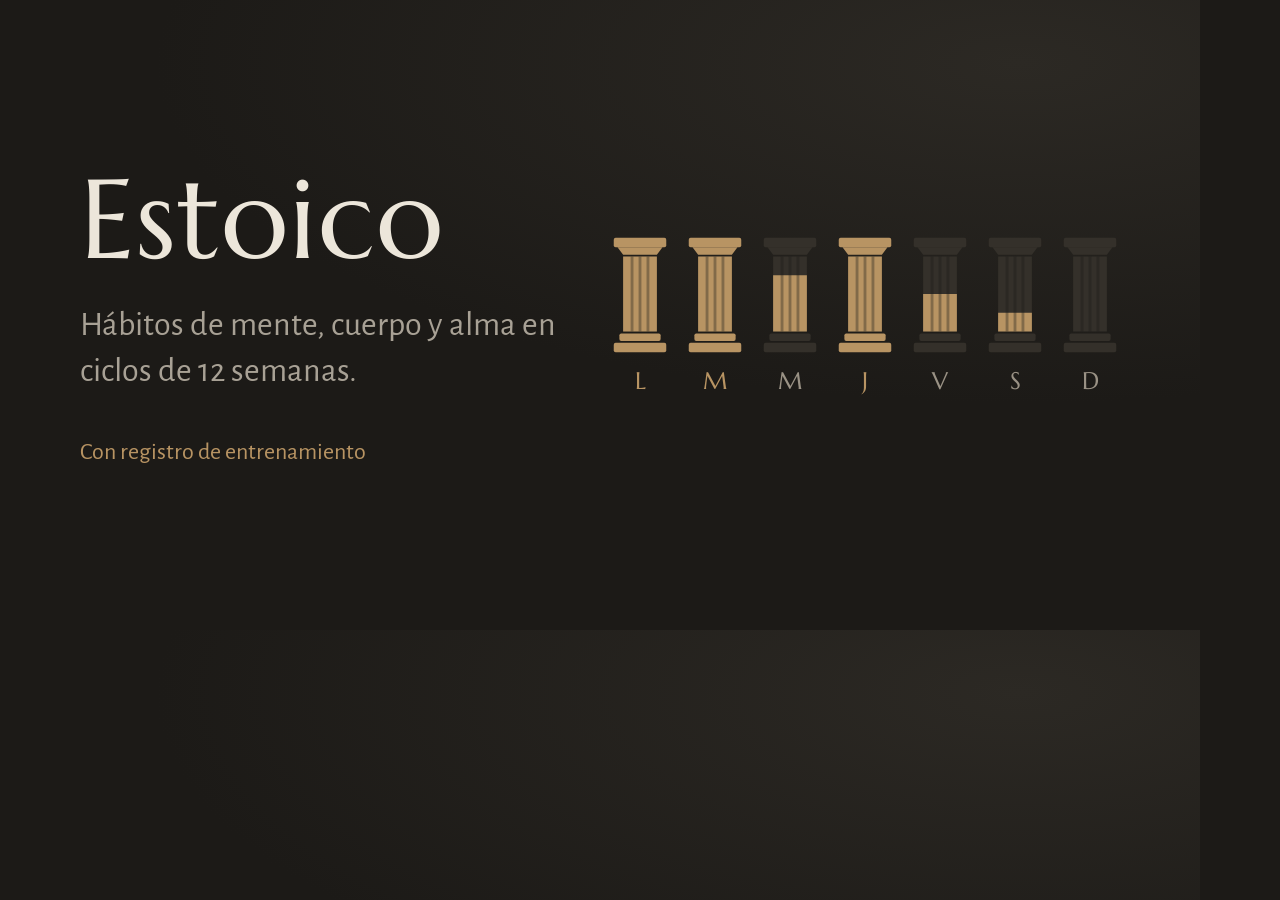
<file: herramientas/og.html>
<!DOCTYPE html>
<!-- Fuente de /og.png (1200 x 630). Para regenerarla, desde la raíz del repo:
     msedge --headless --disable-gpu --hide-scrollbars --window-size=1200,630 --screenshot=og.png herramientas/og.html -->
<html lang="es-AR">
<head>
<meta charset="UTF-8">
<link href="https://fonts.googleapis.com/css2?family=Alegreya+Sans:wght@400;500&family=Marcellus&display=block" rel="stylesheet">
<style>
  html,body{margin:0;width:1200px;height:630px;overflow:hidden}
  body{background:radial-gradient(120% 90% at 85% 10%,#2C2924 0%,#1C1A17 60%);color:#ECE6DA;font-family:'Alegreya Sans',sans-serif;
    display:grid;grid-template-columns:1fr 510px;align-items:center;padding:0 80px;box-sizing:border-box}
  h1{font:400 112px/1 Marcellus,serif;margin:0;letter-spacing:.01em}
  p{font-size:34px;line-height:1.35;color:#A8A195;margin:28px 0 0;max-width:500px}
  .tag{margin-top:44px;font-size:24px;color:#B89463}
  .cols{display:flex;gap:15px;align-items:flex-end;justify-content:flex-end}
  .col{width:60px}
  .col svg{display:block;width:60px;height:120px}
  .stone{fill:#34302A}
  .fill{fill:#B89463}
  .flutes{fill:#1C1A17;opacity:.35}
  .d{font:400 24px Marcellus,serif;text-align:center;margin-top:12px;color:#9A9285}
  .col.full .d{color:#B89463}
</style>
</head>
<body>
  <div>
    <h1>Estoico</h1>
    <p>Hábitos de mente, cuerpo y alma en ciclos de 12 semanas.</p>
    <div class="tag">Con registro de entrenamiento</div>
  </div>
  <div class="cols" id="cols"></div>
<script>
  // La columnata de Registro: el fuste se llena según el % de cada día
  const pct = [1, 1, .75, 1, .5, .25, 0], dias = 'LMMJVSD';
  document.getElementById('cols').innerHTML = pct.map((p, i) => {
    const h = 40 * p, y = 12 + 40 - h;
    return `<div class="col${p === 1 ? ' full' : ''}"><svg viewBox="0 0 32 64">
      <rect class="${p === 1 ? 'fill' : 'stone'}" x="2" y="2" width="28" height="5" rx="1"/>
      <path class="${p === 1 ? 'fill' : 'stone'}" d="M4 7h24l-3 4H7z"/>
      <rect class="stone" x="7" y="12" width="18" height="40"/>
      <rect class="fill" x="7" y="${y}" width="18" height="${h}"/>
      <rect class="flutes" x="11" y="12" width="1.5" height="40"/><rect class="flutes" x="15.25" y="12" width="1.5" height="40"/><rect class="flutes" x="19.5" y="12" width="1.5" height="40"/>
      <rect class="${p === 1 ? 'fill' : 'stone'}" x="5" y="53" width="22" height="4" rx="1"/>
      <rect class="${p === 1 ? 'fill' : 'stone'}" x="2" y="58" width="28" height="5" rx="1"/>
    </svg><div class="d">${dias[i]}</div></div>`;
  }).join('');
</script>
</body>
</html>
</file>
<file: shared.css>
/* =====================================================================
   BASE DE DISEÑO COMPARTIDA — Estoico + Entreno ("Piedra y bronce")
   El mundo visual sale de la Stoa: la piedra cálida del pórtico, el bronce
   de las estatuas y la pátina verde que el bronce toma con el tiempo.
   Estoico usa bronce como acento y Entreno, pátina (el mismo metal).
   Tipografía: Marcellus (inscripción romana) para títulos y números;
   Alegreya Sans (humanista) para la interfaz. Sin mayúsculas decorativas.
   ===================================================================== */
:root{
  color-scheme:dark;

  /* Piedra (superficies) */
  --bg:#1C1A17; --surface:#24211D; --surface-2:#2C2924; --surface-3:#34302A;
  --line:#3A362F; --line-soft:#2F2B26; --line-strong:#776F63;

  /* Mármol (texto; ≥ 4.5:1 sobre todas las superficies) */
  --text:#ECE6DA; --dim:#A8A195; --faint:#9A9285;

  /* Metal y estados */
  --bronce:#B89463; --patina:#78A694; --on-accent:#1C1A17;
  --accent:var(--bronce);
  --success:var(--patina); --warn:#D4B06A; --danger:#D98A73;

  /* Pigmentos antiguos para las categorías */
  --mente:#8FA8CC;   /* lapislázuli */
  --cuerpo:#A9B27C;  /* olivo */
  --alma:#C9A2B8;    /* púrpura tirio */

  /* Tipografía */
  --serif:'Marcellus',Georgia,serif;
  --sans:'Alegreya Sans',-apple-system,system-ui,sans-serif;
  --fs-xs:13px; --fs-sm:15px; --fs-md:17px; --fs-lg:22px; --fs-xl:30px; --fs-xxl:40px;

  /* Espaciado (ritmo de 4/8) y radios */
  --s1:4px; --s2:8px; --s3:12px; --s4:16px; --s5:24px; --s6:32px;
  --r-sm:10px; --r:16px; --r-lg:24px; --r-pill:999px;

  /* Layout */
  --wrap:540px; --tab-h:64px;

  /* Movimiento */
  --dur-fast:150ms; --dur:250ms;
  --ease:cubic-bezier(.2,.8,.2,1); --ease-pop:cubic-bezier(.34,1.56,.64,1);

  /* Elevación */
  --shadow:0 12px 40px #0008;
}
body[data-app="entreno"]{ --accent:var(--patina); }

/* ---------- Base ---------- */
*{box-sizing:border-box}
html,body{margin:0;padding:0}
html{background:var(--bg)}
body{background:var(--bg);color:var(--text);font:400 17px/1.45 var(--sans);font-variant-numeric:lining-nums;-webkit-font-smoothing:antialiased;-webkit-tap-highlight-color:transparent;
  min-height:100vh;min-height:100dvh;padding-bottom:calc(var(--tab-h) + env(safe-area-inset-bottom) + var(--s5))}
h1,h2,h3,p,figure,blockquote{margin:0}
button,input,select,textarea{font:inherit;color:inherit}
button{cursor:pointer;touch-action:manipulation;background:none;border:0;padding:0}
[hidden]{display:none!important}
:focus-visible{outline:2px solid var(--accent);outline-offset:2px}
::selection{background:var(--accent);color:var(--on-accent)}

/* ---------- Utilidades ---------- */
.sr-only{position:absolute;width:1px;height:1px;padding:0;margin:-1px;overflow:hidden;clip:rect(0 0 0 0);white-space:nowrap;border:0}
.icon{width:22px;height:22px;flex:none;stroke:currentColor;fill:none;stroke-width:1.75;stroke-linecap:round;stroke-linejoin:round;vertical-align:middle}
.wrap{max-width:var(--wrap);margin:0 auto;padding:0 calc(var(--s4) + env(safe-area-inset-right)) 0 calc(var(--s4) + env(safe-area-inset-left))}
/* Rótulo chico en minúscula de oración (sin mayúsculas ni espaciado decorativo) */
.eyebrow{font:500 var(--fs-xs)/1.35 var(--sans);color:var(--faint)}
.num{font-variant-numeric:lining-nums tabular-nums}
.dim{color:var(--dim)} .faint{color:var(--faint)}
.up{color:var(--success)} .down{color:var(--danger)}
.stack > * + *{margin-top:var(--s3)}

/* ---------- Encabezado ---------- */
.top{position:sticky;top:0;z-index:20;background:linear-gradient(var(--bg) calc(100% - var(--s4)),transparent);padding-top:calc(env(safe-area-inset-top) + var(--s4))}
.top-row{display:flex;align-items:center;gap:var(--s3);padding-bottom:var(--s4)}
.top-txt{flex:1;min-width:0}
.brand{font:400 var(--fs-xl)/1.05 var(--serif);letter-spacing:.01em}
.top-sub{font-size:var(--fs-sm);color:var(--dim);margin-top:2px}
.ring{display:block;width:52px;height:52px;flex:none}
.ring circle{fill:none;stroke-width:3}
.ring .bgc{stroke:var(--line)}
.ring .fg{stroke:var(--accent);stroke-linecap:round}
.ring text{font:500 13px var(--sans);font-variant-numeric:lining-nums tabular-nums;fill:var(--text)}

/* ---------- Tarjetas y secciones ---------- */
.card{background:var(--surface);border:1px solid var(--line);border-radius:var(--r);padding:var(--s4)}
.section-h{display:flex;flex-wrap:wrap;justify-content:space-between;align-items:baseline;column-gap:var(--s3);row-gap:2px;margin:var(--s5) 2px var(--s2)}
.section-h h2,.section-h h3{font:400 var(--fs-lg)/1.2 var(--serif)}
.section-h > span{font-size:var(--fs-xs);color:var(--faint)}
.notice{font-size:var(--fs-sm);color:var(--dim);background:var(--surface-2);border-left:2px solid var(--accent);border-radius:8px;padding:10px 12px}

/* Cifras: una fila de datos separados por líneas finas, sin cajas */
.tiles{display:grid;grid-template-columns:repeat(3,1fr);border-top:1px solid var(--line);border-bottom:1px solid var(--line)}
.tile{padding:var(--s3) var(--s3) var(--s3) 0;min-width:0}
.tile + .tile{border-left:1px solid var(--line);padding-left:var(--s3)}
.tile b{display:block;font:400 28px/1.1 var(--serif);font-variant-numeric:lining-nums tabular-nums;margin:4px 0 2px;white-space:nowrap}
.tile b small{font:400 15px var(--sans);color:var(--faint)}
.tile > small{display:block;font-size:var(--fs-xs);line-height:1.3;color:var(--dim)}
.tile > small.up{color:var(--success)} .tile > small.down{color:var(--danger)}

/* Ajustes: filas separadas por líneas finas, sin tarjetas */
.settings{border-top:1px solid var(--line)}
.settings > *{padding:var(--s3) 0;border-bottom:1px solid var(--line-soft)}
.settings > p{font-size:var(--fs-sm);line-height:1.45}
.set-row{display:flex;justify-content:space-between;align-items:center;gap:var(--s3)}
.set-row b{display:block;font-weight:500;font-size:var(--fs-md)}
.set-row span{font-size:var(--fs-xs);color:var(--dim)}
.btn-row{display:flex;gap:var(--s2);flex-wrap:wrap}
.version{font-size:var(--fs-xs);color:var(--faint);text-align:center;margin-top:var(--s5)}

/* Barra de progreso */
.progress{height:6px;background:var(--line);border-radius:3px;overflow:hidden}
.progress > i{display:block;height:100%;background:var(--accent);border-radius:3px;transform-origin:left;transition:width 600ms var(--ease);animation:grow 700ms 100ms var(--ease) both}
@keyframes grow{from{transform:scaleX(0)}}

/* ---------- Botones ---------- */
.btn{display:inline-flex;align-items:center;justify-content:center;gap:var(--s2);min-height:44px;padding:0 18px;border-radius:var(--r-pill);
  border:1px solid var(--line);background:var(--surface-2);color:var(--text);font-size:var(--fs-sm);font-weight:500;text-decoration:none;
  transition:transform var(--dur-fast) var(--ease),background var(--dur-fast),opacity var(--dur-fast)}
.btn:active{transform:scale(.97)}
.btn:disabled{opacity:.4;cursor:default;transform:none}
.btn .icon{width:18px;height:18px}
.btn-primary{background:var(--accent);border-color:var(--accent);color:var(--on-accent)}
.btn-ghost{background:transparent}
.btn-danger{color:var(--danger)}
.btn-lg{min-height:52px;font-size:var(--fs-md)}
.btn-block{display:flex;width:100%}
.pill{display:inline-flex;align-items:center;gap:6px;min-height:44px;padding:0 14px;border-radius:var(--r-pill);background:var(--surface);border:1px solid var(--line);
  font-size:var(--fs-sm);font-weight:500;color:var(--dim);text-decoration:none;white-space:nowrap}
.pill .icon{width:16px;height:16px}
.iconbtn{width:44px;height:44px;border-radius:50%;display:grid;place-items:center;color:var(--dim)}
.iconbtn:active{background:var(--surface)}
.iconbtn:disabled{opacity:.3;cursor:default}

/* Check redondo (hábitos, ejercicios sin series) */
.check{width:44px;height:44px;flex:none;border-radius:50%;border:1.5px solid var(--line-strong);display:grid;place-items:center;color:var(--on-accent);
  transition:background var(--dur-fast),border-color var(--dur-fast),transform var(--dur) var(--ease-pop)}
.check svg{width:22px;height:22px;fill:none;stroke:currentColor;stroke-width:2.5;stroke-linecap:round;stroke-linejoin:round;stroke-dasharray:24;stroke-dashoffset:24;transition:stroke-dashoffset var(--dur) var(--ease)}
.check[aria-pressed="true"]{background:var(--accent);border-color:var(--accent)}
.check[aria-pressed="true"] svg{stroke-dashoffset:0}
.check:active:not(:disabled){transform:scale(.9)}
.check:disabled{opacity:.4;cursor:not-allowed}

/* ---------- Micro-interacciones ---------- */
/* Pop al completar: el check rebota, el trazo se dibuja y sale un halo */
.check{position:relative}
.check.pop{animation:pop 420ms var(--ease-pop)}
.check.pop svg{animation:draw 320ms 60ms var(--ease) both}
.check.pop::after,.pop-halo::after{content:"";position:absolute;inset:-1px;border-radius:inherit;border:2px solid var(--accent);pointer-events:none;animation:halo 520ms var(--ease) forwards}
.pop-halo{position:relative}
@keyframes pop{0%{transform:scale(.82)}55%{transform:scale(1.1)}100%{transform:scale(1)}}
@keyframes draw{from{stroke-dashoffset:24}to{stroke-dashoffset:0}}
@keyframes halo{from{opacity:.8;transform:scale(1)}to{opacity:0;transform:scale(1.45)}}
/* Rebote corto para números que cambian */
.bump{display:inline-block;animation:bump 380ms var(--ease-pop)}
@keyframes bump{0%{transform:scale(1)}40%{transform:scale(1.2)}100%{transform:scale(1)}}
/* Confetti (canvas creado por shared.js) */
.confetti{position:fixed;inset:0;z-index:70;pointer-events:none;width:100%;height:100%}

/* Interruptor estilo iOS */
.toggle{appearance:none;-webkit-appearance:none;position:relative;flex:none;width:51px;height:31px;margin:0;border-radius:var(--r-pill);background:var(--surface-3);border:1px solid var(--line);cursor:pointer;transition:background var(--dur) var(--ease)}
.toggle::before{content:"";position:absolute;top:2px;left:2px;width:25px;height:25px;border-radius:50%;background:var(--text);box-shadow:0 2px 6px #0006;transition:transform var(--dur) var(--ease)}
.toggle:checked{background:var(--accent);border-color:var(--accent)}
.toggle:checked::before{transform:translateX(20px)}

/* Campos */
.field{width:100%;min-height:44px;background:var(--surface-2);border:1px solid var(--line);border-radius:var(--r-sm);padding:10px 12px;color:var(--text);font-size:16px}
textarea.field{min-height:84px;resize:vertical}

/* ---------- Barra de pestañas ---------- */
.tabbar{position:fixed;left:0;right:0;bottom:0;z-index:30;background:rgba(28,26,23,.88);-webkit-backdrop-filter:blur(20px) saturate(160%);backdrop-filter:blur(20px) saturate(160%);
  border-top:1px solid var(--line-soft);padding:0 env(safe-area-inset-right) env(safe-area-inset-bottom) env(safe-area-inset-left)}
.tabbar-inner{max-width:var(--wrap);margin:0 auto;display:grid;grid-template-columns:repeat(4,1fr);height:var(--tab-h)}
.tab{position:relative;display:flex;flex-direction:column;align-items:center;justify-content:center;gap:3px;color:var(--faint);font-size:var(--fs-xs);font-weight:500;text-decoration:none;transition:color var(--dur-fast)}
.tab .icon{width:24px;height:24px}
.tab[aria-selected="true"]{color:var(--accent)}
.tab[aria-selected="true"]::before{content:"";position:absolute;top:0;left:50%;width:28px;height:3px;margin-left:-14px;border-radius:0 0 3px 3px;background:var(--accent);animation:tab-bar var(--dur) var(--ease)}
.tab[aria-selected="true"] .icon{animation:tab-ico 360ms var(--ease-pop)}
.tab:active .icon{transform:scale(.88)}
@keyframes tab-bar{from{transform:scaleX(0)}}
@keyframes tab-ico{0%{transform:scale(.85)}60%{transform:scale(1.08)}100%{transform:scale(1)}}


/* ---------- Hoja inferior ----------
   Cerrada queda fuera de pantalla y con el atributo inert (sin foco ni lector). */
.scrim{position:fixed;inset:0;z-index:40;background:#000a;opacity:0;pointer-events:none;transition:opacity var(--dur) var(--ease)}
.scrim.show{opacity:1;pointer-events:auto}
.sheet{position:fixed;left:0;right:0;bottom:0;z-index:41;max-width:var(--wrap);margin:0 auto;background:var(--surface);border:1px solid var(--line);border-bottom:0;border-radius:28px 28px 0 0;
  padding:10px calc(var(--s5) + env(safe-area-inset-right)) calc(env(safe-area-inset-bottom) + var(--s5)) calc(var(--s5) + env(safe-area-inset-left));
  transform:translateY(105%);transition:transform 240ms cubic-bezier(.4,0,1,1)}
.sheet.show{transform:none;transition:transform 300ms var(--ease)}
.grab{width:40px;height:5px;border-radius:3px;background:var(--line);margin:0 auto var(--s4)}

/* ---------- Aviso (toast) ---------- */
.toast{position:fixed;z-index:60;left:50%;top:calc(env(safe-area-inset-top) + 12px);transform:translate(-50%,-160%);
  max-width:min(90vw,420px);display:flex;align-items:center;gap:var(--s2);
  background:var(--surface-3);border:1px solid var(--line);border-radius:var(--r-pill);
  padding:10px 18px;font-size:var(--fs-sm);font-weight:500;color:var(--text);box-shadow:var(--shadow);
  pointer-events:none;transition:transform 300ms var(--ease)}
.toast.show{transform:translate(-50%,0)}
.toast .icon{width:18px;height:18px;color:var(--accent)}

/* ---------- Aviso de versión nueva ---------- */
.update-pill{position:fixed;z-index:61;left:50%;transform:translateX(-50%);top:calc(env(safe-area-inset-top) + 12px);
  display:flex;align-items:center;gap:var(--s2);min-height:44px;padding:0 18px;border-radius:var(--r-pill);
  background:var(--accent);color:var(--on-accent);border:0;font-size:var(--fs-sm);font-weight:600;box-shadow:var(--shadow);white-space:nowrap}
.update-pill .icon{width:18px;height:18px}

/* Hover solo con mouse (evita estados pegados en iPhone) */
@media (hover:hover){
  .btn:not(:disabled):not(.btn-primary):hover,.pill:hover,.iconbtn:not(:disabled):hover{background:var(--surface-3)}
  .btn-primary:hover{opacity:.92}
  .tab:not([aria-selected="true"]):hover{color:var(--dim)}
}

@media (prefers-reduced-motion:reduce){
  *,*::before,*::after{animation-duration:.01ms!important;animation-iteration-count:1!important;transition-duration:.01ms!important;scroll-behavior:auto!important}
}
</file>
<file: estoico.css>
/* Estoico — estilos propios. Tokens y componentes comunes en shared.css */

/* ---------- Registro: frase del día ---------- */
.daily{margin:var(--s2) 0 var(--s5)}
.daily blockquote{font:400 22px/1.32 var(--serif);text-wrap:pretty;max-width:30ch}
.daily blockquote::before{content:"\201C"}
.daily blockquote::after{content:"\201D"}
.daily figcaption{display:flex;align-items:center;justify-content:space-between;gap:var(--s2);margin-top:var(--s1);font-size:var(--fs-xs);color:var(--faint)}
.daily figcaption .iconbtn{margin-right:-10px;color:var(--faint)}
.daily figcaption .icon{width:18px;height:18px}

/* ---------- Registro: semana como columnata ---------- */
.weeknav{display:flex;align-items:center;justify-content:space-between;margin:0 -10px}
.weeknav-t{text-align:center;font-size:var(--fs-sm);color:var(--dim)}
.weeknav-t b{font-weight:500;color:var(--text)}
.colonnade{display:grid;grid-template-columns:repeat(7,1fr);gap:4px;margin-top:var(--s2);padding-bottom:var(--s3);border-bottom:1px solid var(--line)}
.day{display:flex;flex-direction:column;align-items:center;gap:2px;padding:6px 0 4px;border-radius:12px;color:var(--dim)}
.day .col{width:30px;height:60px;margin-bottom:6px;overflow:visible}
.col .stone{fill:var(--surface-3)}
.col .fill{fill:var(--accent);transform-box:fill-box;transform-origin:50% 100%;transform:scaleY(var(--p,0));transition:transform 450ms var(--ease)}
.col .flutes{stroke:var(--bg);stroke-width:1;opacity:.45}
.day.full .col .cap,.day.full .col .base{fill:var(--accent);transition:fill var(--dur) var(--ease)}
.day .l{font-size:var(--fs-xs);color:var(--faint)}
.day .n{font:400 17px/1.1 var(--serif);font-variant-numeric:lining-nums tabular-nums}
.day.today .n{color:var(--text)}
.day.today .l{color:var(--text)}
.day.future{opacity:.45}
/* Día elegido: el número en bronce y una marca debajo */
.day[aria-pressed="true"] .n{color:var(--accent)}
.day[aria-pressed="true"]::after{content:"";width:16px;height:2px;border-radius:1px;background:var(--accent);margin-top:4px}
.day:not([aria-pressed="true"])::after{content:"";height:2px;margin-top:4px}
.day:active .col{transform:scale(.95)}

/* ---------- Registro: día elegido ---------- */
.day-head{display:flex;align-items:baseline;gap:var(--s3);margin-top:var(--s5)}
.day-head h2{font:400 var(--fs-lg)/1.2 var(--serif);flex:1;min-width:0}
.day-count{font-size:var(--fs-sm);color:var(--dim);font-variant-numeric:lining-nums tabular-nums}
.day-count b{font-weight:700;color:var(--text)}
.streak{display:inline-flex;align-items:center;gap:4px;font-size:var(--fs-xs);color:var(--dim);white-space:nowrap}
.streak .icon{width:16px;height:16px;color:var(--accent)}
#day-notice .notice{margin-top:var(--s3)}

.cat{margin-top:var(--s5)}
.cat-h{display:flex;align-items:baseline;gap:8px;padding-bottom:6px;border-bottom:1px solid var(--line)}
.cat-h h3{font:400 var(--fs-md) var(--serif);color:var(--c)}
.cat-h small{margin-left:auto;font-size:var(--fs-xs);font-variant-numeric:lining-nums tabular-nums;color:var(--faint)}
.habit{display:flex;align-items:center;gap:var(--s3);padding:10px 0;border-bottom:1px solid var(--line-soft)}
.h-ico{width:24px;height:24px;flex:none;color:var(--c)}
.h-ico .icon{width:24px;height:24px}
.h-txt{flex:1;min-width:0}
.h-name{font-size:var(--fs-md);font-weight:500}
.h-meta{display:flex;align-items:center;flex-wrap:wrap;column-gap:8px;font-size:var(--fs-xs);color:var(--dim);margin-top:1px}
.h-meta .met{color:var(--c)}
.dots{display:inline-flex;gap:3px}
.dots i{width:6px;height:6px;border-radius:50%;background:var(--line)}
.dots i.on{background:var(--c)}

/* ---------- Progreso ---------- */
.heat{display:grid;grid-template-columns:22px repeat(7,1fr) 40px;gap:4px;align-items:center}
.heat .wl{font-size:var(--fs-xs);font-variant-numeric:lining-nums tabular-nums;color:var(--faint)}
.heat .dl{text-align:center}
.heat .pc{font-size:var(--fs-xs);font-variant-numeric:lining-nums tabular-nums;color:var(--dim);text-align:right}
.heat .pc.ok{color:var(--success)}
.heat .pc.low{color:var(--danger)}
.heat .c{height:20px;border-radius:4px;background:var(--surface-2)}
.heat .c.now{outline:2px solid var(--text);outline-offset:1px}
.heat .c.fut{height:8px;opacity:.45}
.heat-sep{grid-column:1/-1;font-size:var(--fs-xs);color:var(--faint);margin:6px 0 2px}
.c[data-v="1"]{background:color-mix(in srgb,var(--accent) 25%,var(--surface-2))}
.c[data-v="2"]{background:color-mix(in srgb,var(--accent) 50%,var(--surface-2))}
.c[data-v="3"]{background:color-mix(in srgb,var(--accent) 78%,var(--surface-2))}
.c[data-v="4"]{background:var(--accent)}
.legend{display:flex;align-items:center;justify-content:flex-end;gap:4px;margin:var(--s3) 0 var(--s5);font-size:var(--fs-xs);color:var(--dim)}
.legend .c{display:inline-block;width:12px;height:12px;border-radius:3px}
.legend .c:not([data-v]){background:var(--surface-2)}

.level{display:flex;align-items:flex-start;gap:var(--s4)}
.medal{position:relative;width:84px;height:84px;flex:none;display:grid;place-items:center;color:var(--accent)}
.medal .mr{position:absolute;inset:0;width:100%;height:100%}
.medal .mr circle{fill:none;stroke-width:3}
.medal .mr .bgc{stroke:var(--line)}
.medal .mr .fg{stroke:var(--accent);stroke-linecap:round;animation:medal-in 900ms 120ms var(--ease) both}
@keyframes medal-in{from{stroke-dashoffset:213.6}}
.medal > .fig{width:50px;height:50px;margin-top:-2px}
.medal b{position:absolute;bottom:-8px;left:50%;transform:translateX(-50%);background:var(--bg);padding:0 6px;font:400 15px var(--serif);color:var(--accent)}
.level-txt{flex:1;min-width:0}
.level-name{font:400 var(--fs-lg)/1.2 var(--serif)}
.level-desc{font-size:var(--fs-sm);color:var(--dim);line-height:1.35}
.level-week{display:flex;justify-content:space-between;font-size:var(--fs-xs);color:var(--faint);margin:var(--s3) 0 6px;font-variant-numeric:lining-nums tabular-nums}
.level-hint{font-size:var(--fs-xs);color:var(--faint);margin-top:6px}
/* Marca del 85 % sobre la barra de la semana */
.progress{position:relative;overflow:visible}
.progress > i{overflow:hidden}
.progress .mark{position:absolute;top:-3px;bottom:-3px;width:2px;margin-left:-1px;border-radius:1px;background:var(--text);opacity:.7}

/* El camino: los 12 estoicos */
.path{list-style:none;margin:0;padding:0;border-top:1px solid var(--line)}
.path li{display:flex;align-items:baseline;gap:var(--s3);padding:10px 0;border-bottom:1px solid var(--line-soft);color:var(--faint)}
.path .pn{width:34px;flex:none;font:400 15px var(--serif);text-align:right}
.path b{display:block;font-weight:500;font-size:var(--fs-md)}
.path small{display:block;font-size:var(--fs-xs);line-height:1.35}
.path li.done{color:var(--dim)}
.path li.done .pn{color:var(--accent)}
.path li.cur{color:var(--text)}
.path li.cur .pn{color:var(--accent)}
.path li.cur b{color:var(--accent)}
.path li.cur small{color:var(--dim)}
.rules{font-size:var(--fs-xs);color:var(--faint);margin:var(--s3) 0 0;line-height:1.45}
.tiles{margin-bottom:var(--s2)}

/* ---------- Modales (inicio, cierre de semana y fin de ciclo) ---------- */
.modal{position:fixed;inset:0;z-index:100;display:flex;align-items:center;justify-content:center;padding:20px;background:#0c0b09e6}
.modal-card{width:100%;max-width:400px;background:var(--surface);border:1px solid var(--line);border-radius:var(--r-lg);padding:28px 24px;box-shadow:0 20px 60px #000a}
.modal-card > * + *{margin-top:var(--s3)}
.modal-ico{width:36px;height:36px;color:var(--accent);stroke-width:1.5}
.modal-card h2{font:400 28px/1.2 var(--serif)}
.modal-card p{font-size:var(--fs-sm);color:var(--dim);line-height:1.45}
.modal-card label{display:block;margin-top:var(--s5)}
.modal-card .btn-primary{margin-top:var(--s4)}
.end-result{font:400 30px/1.15 var(--serif);color:var(--accent)}
.end-stats{border-top:1px solid var(--line);border-bottom:1px solid var(--line);padding:12px 0;font-size:var(--fs-sm);color:var(--dim)}
.end-stats strong{color:var(--text)}
.end-stats div + div{margin-top:6px}
.end-actions{display:flex;gap:var(--s2);margin-top:var(--s5)!important}
.end-actions .btn{flex:1}

/* Cierre de semana: el único momento orquestado de la app */
.week-card{text-align:center}
.wk-medal{display:grid;place-items:center;margin-bottom:var(--s4)}
.wk-medal .medal{width:112px;height:112px}
.wk-medal .medal > .fig{width:66px;height:66px}
.wk-medal .medal b{background:var(--surface);font-size:17px;bottom:-10px}
.wk-medal .medal.swap{animation:wk-swap 700ms var(--ease-pop)}
.wk-medal.down .medal.swap{animation:wk-swap-down 600ms var(--ease)}
@keyframes wk-swap{0%{transform:scale(.85);opacity:.3}60%{transform:scale(1.08);opacity:1}100%{transform:scale(1)}}
@keyframes wk-swap-down{from{transform:scale(1.04);opacity:.4}to{transform:none;opacity:1}}
.wk-verdict{font-size:var(--fs-md)!important;color:var(--text)!important}
.wk-desc{margin-top:var(--s1)!important}
.wk-note{margin:var(--s4) 0 0;padding-top:var(--s4);border-top:1px solid var(--line)}
.wk-note blockquote{margin:0;font:400 var(--fs-md)/1.4 var(--serif);text-wrap:pretty}
.wk-note figcaption{margin-top:6px;font-size:var(--fs-xs);color:var(--faint)}
</file>
<file: entreno.css>
/* Entreno: estilos propios. Tokens y componentes comunes en shared.css (acento pátina vía body[data-app="entreno"]) */
:root{
  /* Colores por día: pigmentos antiguos, de la misma familia que las categorías de Estoico */
  --push:#8FA8CC;  /* lapislázuli */
  --pull:#C9A46A;  /* ocre */
  --legs:#CF8E78;  /* almagre */
  --upper:#B39CC6; /* púrpura */
}
/* En Entreno los bloques no son tarjetas: van separados por líneas finas */
.card{background:none;border:0;border-top:1px solid var(--line);border-radius:0;padding:var(--s4) 0}
body{font-variant-numeric:tabular-nums}
body.timer-on{padding-bottom:calc(var(--tab-h) + env(safe-area-inset-bottom) + 112px)}
a{color:inherit}
.view > * + *{margin-top:var(--s3)}
.view > .section-h{margin-top:var(--s5)}
.top-row .pill{padding:0 12px}

/* ---------- Sesión: selector y encabezado ---------- */
/* Selector de sesión: como los días de la columnata, sin cajas; la elegida lleva subrayado */
.chips{display:grid;grid-template-columns:repeat(4,1fr);gap:4px;border-bottom:1px solid var(--line)}
.chip{position:relative;display:grid;justify-items:center;align-content:start;gap:2px;min-height:64px;padding:8px 2px 10px;background:none;
  color:var(--dim);font-size:var(--fs-sm);font-weight:500;transition:color var(--dur-fast)}
.chip .dot{width:8px;height:8px;border-radius:50%;background:var(--c);margin-bottom:2px}
.chip small{font-size:var(--fs-xs);font-variant-numeric:lining-nums tabular-nums;color:var(--accent);min-height:1.2em}
.chip[aria-pressed="true"]{color:var(--text);font-weight:700}
.chip[aria-pressed="true"]::after{content:"";position:absolute;left:18%;right:18%;bottom:-1px;height:2px;border-radius:1px;background:var(--c)}

.view > .dayhead{margin-top:var(--s5)}
.dayhead .eyebrow{color:var(--c)}
.dayhead h2{font:400 var(--fs-xl)/1.15 var(--serif);margin-top:4px;text-wrap:balance}

.phase{display:flex;gap:var(--s3);align-items:flex-start;padding:2px 0 2px var(--s3);font-size:var(--fs-sm);color:var(--dim);border-left:2px solid var(--accent)}
.phase .icon{display:none}
.phase b{color:var(--accent);font-weight:700}

.row-card{display:flex;align-items:center;justify-content:space-between;gap:var(--s3);padding:var(--s2) 0;font-size:var(--fs-sm);border-bottom:1px solid var(--line)}
.view > .row-card{margin-top:var(--s4)}

details.warm{border-bottom:1px solid var(--line)}
.view > details.warm{margin-top:0}
details.warm summary{min-height:52px;display:flex;align-items:center;justify-content:space-between;font-weight:500;font-size:var(--fs-sm);list-style:none;cursor:pointer}
details.warm summary::-webkit-details-marker{display:none}
details.warm summary::after{content:'+';color:var(--faint);font-size:20px;font-weight:400}
details.warm[open] summary::after{content:'−'}
details.warm ul{margin:0 0 var(--s4);padding-left:18px;color:var(--dim);font-size:14px;display:grid;gap:4px}

/* ---------- Ejercicio ---------- */
.ex{position:relative;padding:var(--s4) 0 var(--s5);border-top:1px solid var(--line)}
.view > .ex{margin-top:0}
.ex > * + *{margin-top:var(--s3)}
.ex-h{display:flex;justify-content:space-between;align-items:flex-start;gap:var(--s3)}
.ex-name{font-size:var(--fs-md);font-weight:700;line-height:1.3}
.ex-name::before{content:"";display:inline-block;width:8px;height:8px;border-radius:50%;background:var(--c);margin-right:8px;vertical-align:2px}
.rx{font:500 13px/1.4 var(--sans);font-variant-numeric:lining-nums tabular-nums;color:var(--accent);text-align:right;max-width:55%}
.prev{font-size:13px;color:var(--dim)}
.prev b{color:var(--text);font-weight:600}
.tip{font-size:13px;border-radius:10px;padding:8px 10px;background:var(--surface-2);border-left:3px solid var(--t)}
.tip b{color:var(--t)}
.sets{display:grid;gap:var(--s2)}
.set{min-height:56px;border-radius:12px;border:1px solid var(--line);background:var(--surface-2);display:flex;flex-direction:column;align-items:center;justify-content:center;gap:1px;
  font:500 17px var(--sans);font-variant-numeric:lining-nums tabular-nums;color:var(--faint);transition:background var(--dur-fast),border-color var(--dur-fast),transform var(--dur-fast) var(--ease)}
.set small{font:500 13px var(--sans);font-variant-numeric:lining-nums tabular-nums;color:inherit;opacity:.8}
.set.done{background:var(--accent);border-color:var(--accent);color:var(--on-accent)}
.set.next{border:1.5px solid var(--accent);color:var(--text)}
.set:active{transform:scale(.96)}
/* Pop al cargar una serie (keyframes en shared.css) */
.set{position:relative}
.set.pop{animation:pop 420ms var(--ease-pop)}
.set.pop::after{content:"";position:absolute;inset:-1px;border-radius:inherit;border:2px solid var(--accent);pointer-events:none;animation:halo-sm 520ms var(--ease) forwards}
@keyframes halo-sm{from{opacity:.8;transform:scale(1)}to{opacity:0;transform:scale(1.12,1.25)}}
.ok-row{display:flex;align-items:center;gap:var(--s3);font-weight:600;font-size:14px}
.ex-foot{display:flex;gap:var(--s2)}
.ex-foot .pill{flex:1;justify-content:center}
.yt-ico{width:16px;height:16px;fill:#E46A5E;flex:none}
.cue{font-size:13px;color:var(--dim);padding-top:var(--s3);border-top:1px solid var(--line-soft)}

.notes > * + *{margin-top:var(--s2)}
.notes .btn-primary{margin-top:var(--s3)}
.hint{font-size:12px;color:var(--faint)}

/* ---------- Descanso ---------- */
.rest{position:fixed;z-index:35;left:50%;bottom:calc(var(--tab-h) + env(safe-area-inset-bottom) + var(--s3));width:min(calc(var(--wrap) - 32px),calc(100% - 24px));
  display:flex;align-items:center;gap:var(--s3);padding:var(--s3);background:var(--surface-3);border:1px solid var(--line);border-radius:var(--r-lg);box-shadow:var(--shadow);
  transform:translate(-50%,calc(100% + var(--tab-h) + 48px));visibility:hidden;transition:transform 300ms var(--ease),visibility 0s 300ms}
.rest.show{transform:translate(-50%,0);visibility:visible;transition:transform 300ms var(--ease)}
.rest-ring{width:56px;height:56px;flex:none}
.rest-ring circle{fill:none;stroke-width:5}
.rest-ring .bgc{stroke:var(--line)}
.rest-ring .fg{stroke:var(--accent);stroke-linecap:round;transition:stroke-dashoffset 250ms linear}
.rest-ring text{font:500 15px var(--sans);font-variant-numeric:lining-nums tabular-nums;fill:var(--text)}
.rest.done{border-color:var(--accent)}
.rest.done .rest-ring{animation:pop 520ms var(--ease-pop)}
.rest.done .rest-ring .fg{stroke-dashoffset:0;transition:stroke-dashoffset 500ms var(--ease)}
.rest-t{flex:1;min-width:0}
.rest-t b{display:block;font-weight:600;font-size:15px}
.rest-t span{display:block;font-size:13px;color:var(--dim);white-space:nowrap;overflow:hidden;text-overflow:ellipsis}
.rest .btn{padding:0 12px;white-space:nowrap}

/* ---------- Hoja de serie ---------- */
.sheet-title{font:400 28px/1.2 var(--serif);margin-top:2px;outline:none}
.sheet-prev{font-size:13px;color:var(--dim);margin-top:4px;min-height:1.4em}
.stepper{display:flex;align-items:center;justify-content:space-between;gap:var(--s3);margin:var(--s5) 0;padding:var(--s3);background:var(--surface-2);border:1px solid var(--line);border-radius:var(--r)}
.stepper-btn{width:56px;height:56px;flex:none;border-radius:50%;background:var(--surface-3);display:grid;place-items:center;color:var(--text);transition:transform var(--dur-fast) var(--ease)}
.stepper-btn:active{transform:scale(.92)}
.stepper-val{flex:1;min-width:0;text-align:center}
.stepper-val input{width:100%;background:none;border:0;text-align:center;font:500 44px/1.1 var(--serif);color:var(--text);outline:none;padding:0}
.stepper-val label{display:block;font:500 13px var(--sans);font-variant-numeric:lining-nums tabular-nums;color:var(--faint)}
.sheet-actions{display:grid;gap:var(--s2)}
.sheet-row{display:flex;gap:var(--s2)}

/* ---------- Plan ---------- */
.prose{font-size:14px}
.prose > * + *{margin-top:var(--s2)}
.prose ul{margin:0;padding-left:18px;display:grid;gap:6px;color:var(--dim)}
.prose b{color:var(--text)}
.seq{display:grid;grid-template-columns:repeat(4,1fr);gap:6px;text-align:center}
.seq div{border-top:3px solid var(--c);padding:8px 4px 0;font-size:var(--fs-sm);font-weight:700}
.seq small{display:block;font:400 13px var(--sans);font-variant-numeric:lining-nums tabular-nums;color:var(--faint);margin-top:2px}
.ph{display:flex;gap:var(--s3);align-items:baseline;padding:var(--s3) 0}
.ph + .ph{border-top:1px solid var(--line-soft)}
.ph:first-child{padding-top:0}
.ph:last-child{padding-bottom:0}
.ph > .eyebrow{width:64px;flex:none;white-space:nowrap}
.ph b{font-weight:600;font-size:15px}
.ph p{font-size:13px;color:var(--dim)}
.ph.now > .eyebrow,.ph .tag{color:var(--accent)}
.tag{font:500 13px var(--sans);font-variant-numeric:lining-nums tabular-nums;margin-left:6px}

/* ---------- Progreso ---------- */
.chart svg{width:100%;height:auto;display:block}
.chart .g-grid{stroke:var(--line-soft)}
.chart .g-axis{font:500 13px var(--sans);font-variant-numeric:lining-nums tabular-nums;fill:var(--faint)}
.chart .g-meta{stroke:var(--dim);stroke-dasharray:4 4;stroke-width:1.25}
.chart .g-meta-t{font:500 13px var(--sans);font-variant-numeric:lining-nums tabular-nums;fill:var(--dim)}
.chart .g-area{fill:color-mix(in srgb,var(--accent) 14%,transparent)}
.chart .g-line{fill:none;stroke:var(--accent);stroke-width:2.5;stroke-linecap:round;stroke-linejoin:round}
.chart .g-pt{fill:var(--bg);stroke:var(--accent);stroke-width:2}
.chart .g-pr{fill:var(--accent)}
.chart .g-lbl{font:500 13px var(--sans);font-variant-numeric:lining-nums tabular-nums;fill:var(--text)}
.chart .g-lbl-pr{font:600 12px var(--sans);fill:var(--accent)}
.chart .g-empty{font-size:13px;fill:var(--faint)}
.chart-sum{font-size:13px;color:var(--dim);margin-top:var(--s2)}
.form{display:flex;gap:var(--s2);flex-wrap:wrap;align-items:end;margin-top:var(--s3)}
.form label{display:grid;gap:4px;font:500 13px var(--sans);font-variant-numeric:lining-nums tabular-nums;color:var(--faint)}
.form .field{width:auto;min-width:0}
.ladder-bar{display:flex;gap:4px;margin-bottom:var(--s3)}
.ladder-bar i{flex:1;height:8px;border-radius:4px;background:var(--line)}
.ladder-bar i.on{background:var(--accent)}
.ladder{list-style:none;margin:0;padding:0;display:grid}
.ladder button{width:100%;min-height:56px;text-align:left;display:grid;grid-template-columns:32px 1fr;gap:10px;align-items:center;background:none;border-bottom:1px solid var(--line-soft);padding:10px 0}
.ladder li:last-child button{border-bottom:0}
.ladder .n{font:400 20px var(--serif);text-align:center;color:var(--faint)}
.ladder .n .icon{width:20px;height:20px;stroke-width:2.5}
.ladder .t{font-weight:600;font-size:14px}
.ladder .cr{display:block;font-size:12px;color:var(--faint)}
.ladder .done .n{color:var(--accent)}
.ladder .cur .n,.ladder .cur .t{color:var(--accent)}
.hist{list-style:none;margin:0;padding:0;display:grid;border-top:1px solid var(--line)}
.hist li{position:relative;padding:8px 0 8px 16px;border-bottom:1px solid var(--line-soft);display:flex;justify-content:space-between;align-items:center;gap:10px;font-size:var(--fs-sm)}
.hist li::before{content:"";position:absolute;left:0;top:50%;width:8px;height:8px;margin-top:-4px;border-radius:50%;background:var(--c)}
.hist .note{display:block;color:var(--faint);font-size:12px;margin-top:2px}
.empty{font-size:14px;color:var(--faint);text-align:center;padding:var(--s4) 0}

/* ---------- Ajustes ---------- */
</file>
